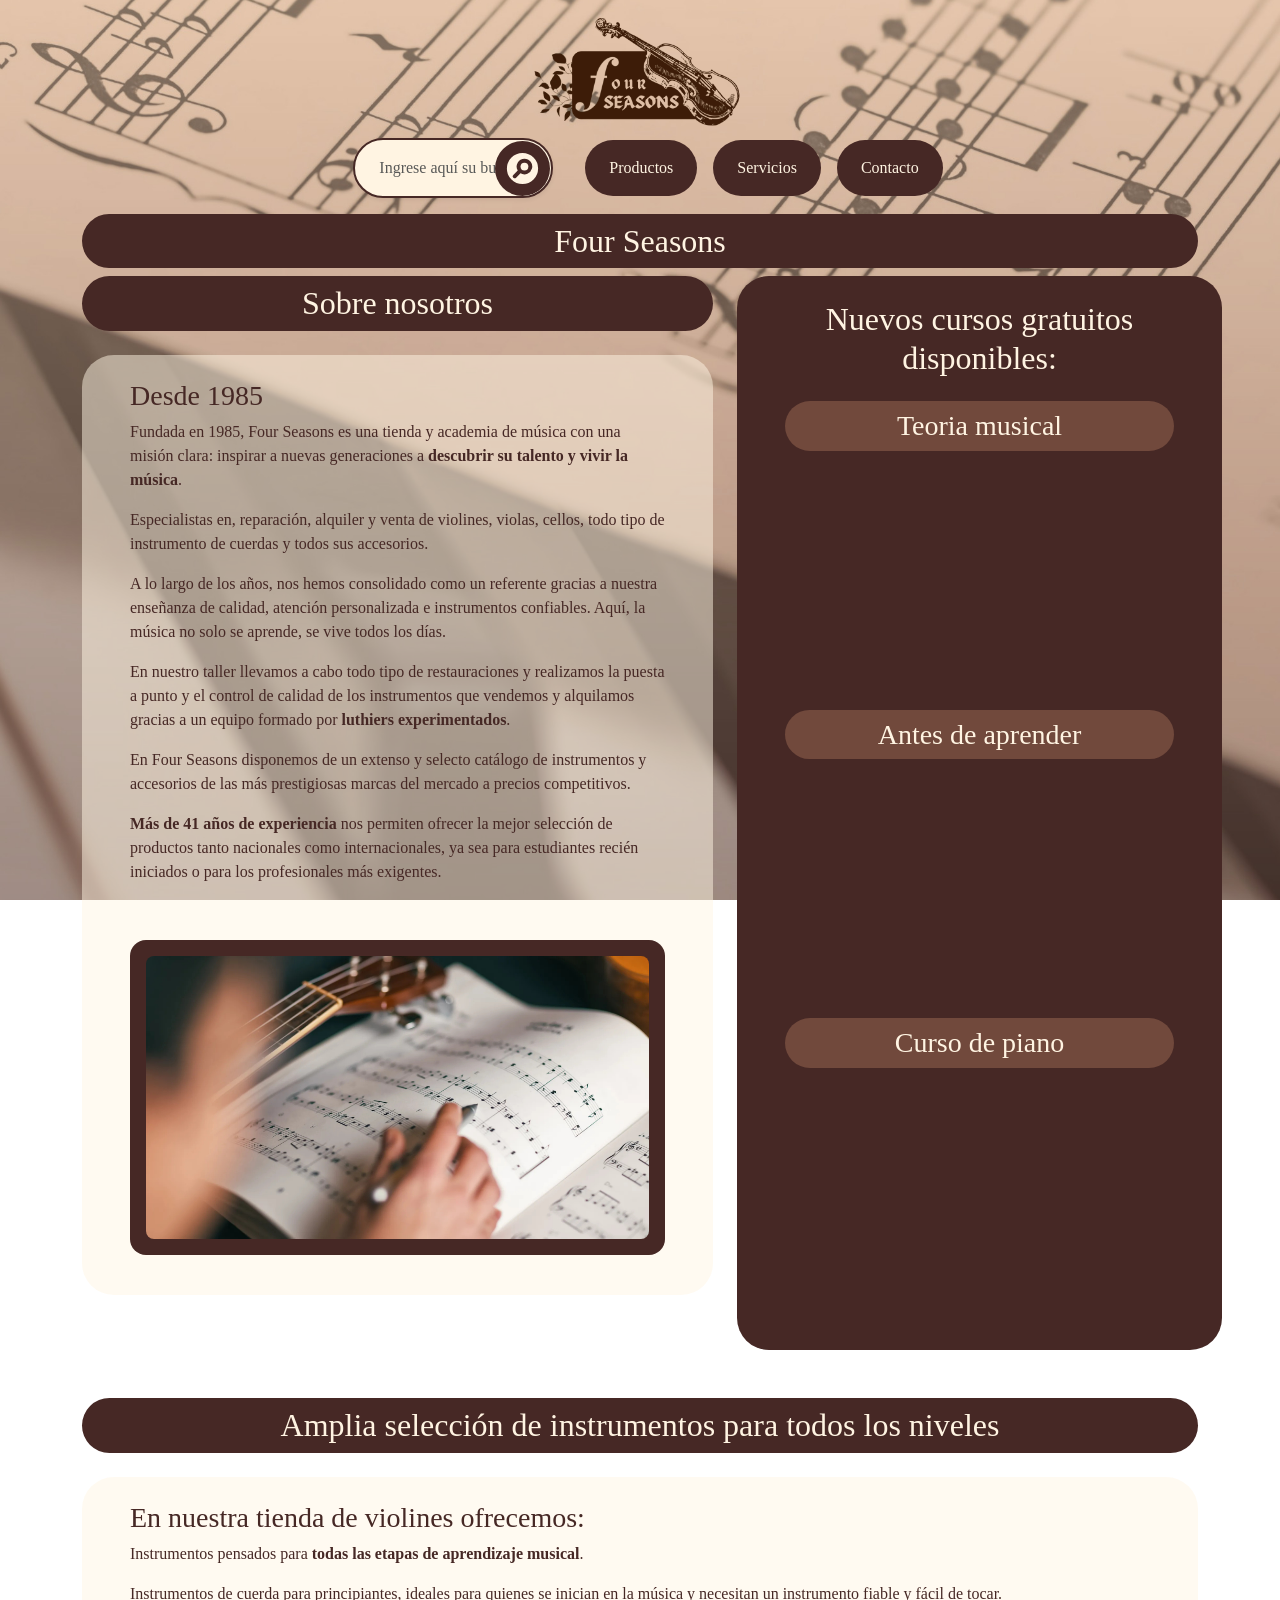
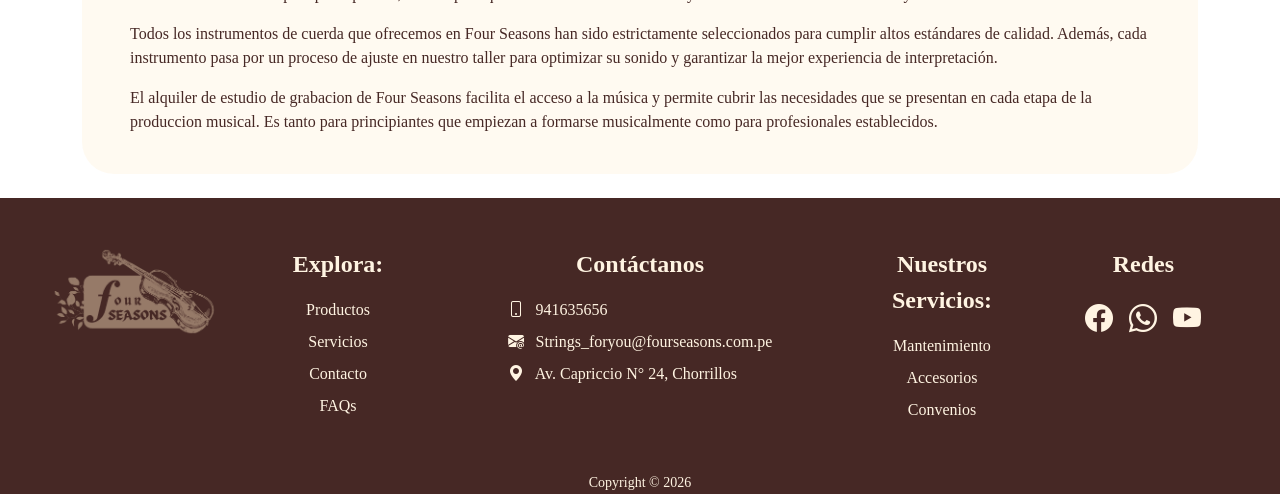
<file: index.html>
<!DOCTYPE html>
<html lang="es-PE">

<head>
  <meta charset="UTF-8">
  <meta name="viewport" content="width=device-width, initial-scale=1.0">
  <title>Four Seasons</title>
  <link href="https://cdn.jsdelivr.net/npm/bootstrap@5.3.3/dist/css/bootstrap.min.css" rel="stylesheet">
  <link rel="stylesheet" href="https://cdn.jsdelivr.net/npm/bootstrap-icons@1.11.3/font/bootstrap-icons.min.css">
  <link rel="stylesheet" href="css/styles.css">
</head>

<body class="d-flex flex-column aqa-bgc-body">
<header>
    <nav class="navbar navbar-expand-lg navbar-light">
      <div class="container-fluid d-flex flex-column align-items-center">
        <a class="navbar-brand m-0" href="index.html">
          <img src="img/fourseasonsbrowntransparent.png" height="120" alt="Four Seasons" class="mx-auto">
        </a>
        <button class="navbar-toggler mb-3" type="button" data-bs-toggle="collapse" data-bs-target="#navbarcontent"
          aria-controls="navbarcontent" aria-expanded="false" aria-label="Toggle navigation">
          <span class="navbar-toggler-icon"></span>
        </button>
        <div class="collapse navbar-collapse" id="navbarcontent">
          <div class="d-flex flex-column flex-lg-row align-items-center justify-content-center w-100">
            <form method="get"
              class="d-flex align-items-center position-relative shadow-sm rounded-pill my-3 my-lg-0 mx-lg-4 aqa-search min-w-300">
              <label hidden for="buscador">Buscador</label>
              <input type="search" class="form-control bg-transparent rounded-pill px-4 py-3 text-center w-100"
                id="buscador" placeholder="Ingrese aquí su busqueda">
              <button class="btn position-absolute end-0 top-0" type="submit">
                <img class="aqa-btn-srch aqa-bgc p-2 end-0 top-0 rounded-5 position-absolute"
                  src="img/search-circle.svg" alt="search">
              </button>
            </form>
            <ul class="navbar-nav align-items-center">
              <li class="nav-item mx-2 mb-2 mb-lg-0">
                <a class="btn aqa-pill rounded-pill px-4 py-3"
                  href="productos.html">Productos</a></li>
              <li class="nav-item mx-2 mb-2 mb-lg-0">
                <a class="btn aqa-pill rounded-pill px-4 py-3" href="servicios.html">Servicios</a>
              </li>
              <li class="nav-item mx-2 mb-2 mb-lg-0">
                <a class="btn aqa-pill rounded-pill px-4 py-3" href="contacto.html">Contacto</a>
              </li>
            </ul>
          </div>
        </div>
      </div>
    </nav>
  </header>
  <main class="container mt-2 mb-0 flex-grow-1">
    <h1 class="aqa-bgc rounded-5 py-2 p-2 text-center fs-2">Four Seasons</h1>
    <section class="row gx-5">
      <aside class="col-lg-5 mb-4 order-lg-2 aqa-bgc rounded-5">
        <div class="aqa-bg-brown text-fourseasons-light p-4 pb-5 rounded-5 h-100">
          <h2 class="text-center mb-4 fs-2">Nuevos cursos gratuitos disponibles:</h2>
          <article class="mb-4">
            <h3 class="py-2 mb-3 rounded-pill aqa-pill-3 text-center">Teoria musical</h3>
            <div class="ratio ratio-16x9">
              <iframe src="https://www.youtube.com/embed/L_rJG3jwH5c?si=Ahs-AVLgPQyCwh2g&amp;controls=0"
                title="YouTube video player"
                allow="accelerometer; autoplay; clipboard-write; encrypted-media; gyroscope; picture-in-picture; web-share"
                referrerpolicy="strict-origin-when-cross-origin" allowfullscreen class="border-0 rounded-4">
              </iframe>
            </div>
          </article>
          <article class="mb-4">
            <h3 class="py-2 mb-3 rounded-pill aqa-pill-3 text-center">Antes de aprender</h3>
            <div class="ratio ratio-16x9">
              <iframe src="https://www.youtube.com/embed/RDbLtEfjZjM?si=W7XgDCJjFk2LmdNK" title="YouTube video player"
                allow="accelerometer; autoplay; clipboard-write; encrypted-media; gyroscope; picture-in-picture; web-share"
                referrerpolicy="strict-origin-when-cross-origin" allowfullscreen class="border-0 rounded-4">
              </iframe>
            </div>
          </article>
          <article>
            <h3 class="py-2 mb-3 rounded-pill aqa-pill-3 text-center">Curso de piano</h3>
            <div class="ratio ratio-16x9">
              <iframe src="https://www.youtube.com/embed/9d_4byrqLSQ?si=dESqUFstg-s-Xups" title="YouTube video player"
                allow="accelerometer; autoplay; clipboard-write; encrypted-media; gyroscope; picture-in-picture; web-share"
                referrerpolicy="strict-origin-when-cross-origin" allowfullscreen class="border-0 rounded-4">
              </iframe>
            </div>
          </article>
        </div>
      </aside>
      <div class="col-lg-7 order-lg-1">
        <h2 class="fs-2 text-center aqa-bgc rounded-pill py-2 mb-4">
          Sobre nosotros</h2>
        <article class="aqa-cont-main aqa-b-color text-fourseasons-dark px-0 py-4 rounded-5 mb-4">
          <div class="px-5 px-md-5">
            <h3>Desde 1985</h3>
            <p>Fundada en 1985, Four Seasons es una tienda y academia de música con una misión clara: inspirar a nuevas
              generaciones a <strong>descubrir su talento y vivir la música</strong>.</p>
            <p>Especialistas en, reparación, alquiler y venta de violines, violas, cellos, todo tipo de instrumento de
              cuerdas y todos sus accesorios.</p>
            <p>A lo largo de los años, nos hemos consolidado como un referente gracias a nuestra enseñanza de calidad,
              atención personalizada e instrumentos confiables. Aquí, la música no solo se aprende, se vive todos los
              días.</p>
            <p>En nuestro taller llevamos a cabo todo tipo de restauraciones y realizamos la puesta a punto y el control
              de calidad de los instrumentos que vendemos y alquilamos gracias a un equipo formado por <strong>luthiers
                experimentados</strong>.</p>
            <p>En Four Seasons disponemos de un extenso y selecto catálogo de instrumentos y accesorios de las más
              prestigiosas marcas del mercado a precios competitivos.</p>
            <p><strong>Más de 41 años de experiencia</strong> nos permiten ofrecer la mejor selección de productos tanto
              nacionales como internacionales, ya sea para estudiantes recién iniciados o para los profesionales más
              exigentes.</p>
          </div>
          <br>
          <figure class="aqa-bgc rounded-4 p-3 m-3 border-0 mx-5">
            <img src="img/notes.jpg" alt="notas" class="w-100 rounded-3">
          </figure>
        </article>
      </div>
    </section>
    <section class="mt-4">
      <h2 class="fs-2 text-center aqa-bgc rounded-pill py-2 mb-4">
        Amplia selección de instrumentos para todos los niveles
      </h2>
      <article class="aqa-cont-main aqa-b-color px-0 py-4 rounded-5 mb-4">
        <div class="px-5 px-md-5">
          <h3>En nuestra tienda de violines ofrecemos:</h3>
          <p>Instrumentos pensados para <strong>todas las etapas de aprendizaje musical</strong>.</p>
          <p>Instrumentos de cuerda para principiantes, ideales para quienes se inician en la música y necesitan un
            instrumento fiable y fácil de tocar.</p>
          <p>Todos los instrumentos de cuerda que ofrecemos en Four Seasons han sido estrictamente seleccionados para
            cumplir altos estándares de calidad. Además, cada instrumento pasa por un proceso de ajuste en nuestro
            taller para optimizar su sonido y garantizar la mejor experiencia de interpretación.</p>
          <p>El alquiler de estudio de grabacion de Four Seasons facilita el acceso a la música y permite cubrir las
            necesidades que se presentan en cada etapa de la produccion musical. Es tanto para principiantes que
            empiezan a formarse musicalmente como para profesionales establecidos.</p>
        </div>
      </article>
    </section>
  </main>
  <footer class="container-fluid aqa-bgc p-5 pb-0 m-0">
    <div class="row justify-content-center g-4">
      <div class="col-10 col-md-2 mb-3 text-center">
        <a href="index.html">
          <img class="img-fluid aqa-title-term" src="img/fourseasonsbrowntransparent.png" height="100" alt="Four Seasons">
        </a>
      </div>
      <div class="col-12 col-md-2 mb-3 text-center">
        <p class="fs-4 fw-bold">Explora:</p>
        <ul class="nav flex-column">
          <li class="nav-item mb-2"><a href="productos.html" class="text-reset text-decoration-none">Productos</a></li>
          <li class="nav-item mb-2"><a href="servicios.html" class="text-reset text-decoration-none">Servicios</a></li>
          <li class="nav-item mb-2"><a href="contacto.html" class="text-reset text-decoration-none">Contacto</a></li>
          <li class="nav-item mb-2"><a href="#" class="text-reset text-decoration-none">FAQs</a></li>
        </ul>
      </div>
      <div class="col-12 col-md-4 mb-3 text-center">
        <p class="fs-4 fw-bold">Contáctanos</p>
        <div class="d-inline-block text-start">
          <p class="mb-2"><i class="bi bi-phone me-2"></i> 941635656</p>
          <p class="mb-2"><i class="bi bi-envelope-at-fill me-2"></i> <span class="text-break">Strings_foryou@fourseasons.com.pe</span></p>
          <p class="mb-2"><i class="bi bi-geo-alt-fill me-2"></i> Av. Capriccio N° 24, Chorrillos</p>
        </div>
      </div>
      <div class="col-12 col-md-2 mb-3 text-center">
        <p class="fs-4 fw-bold">Nuestros Servicios:</p>
        <ul class="nav flex-column">
          <li class="nav-item mb-2">Mantenimiento</li>
          <li class="nav-item mb-2">Accesorios</li>
          <li class="nav-item mb-2">Convenios</li>
        </ul>
      </div>
      <div class="col-12 col-md-2 mb-3 text-center">
        <p class="fs-4 fw-bold">Redes</p>
        <div class="d-flex justify-content-center gap-3 fs-3">
          <a href="#" class="aqa-col-1"><i class="bi bi-facebook"></i></a>
          <a href="#" class="aqa-col-1"><i class="bi bi-whatsapp"></i></a>
          <a href="#" class="aqa-col-1"><i class="bi bi-youtube"></i></a>
        </div>
      </div>
    </div>
    <div class="text-center">
      <br>
      <small>Copyright © 2026</small>
    </div>
  </footer>
  <script src="https://cdn.jsdelivr.net/npm/bootstrap@5.3.3/dist/js/bootstrap.bundle.min.js"></script>
</body>
</html>
</file>
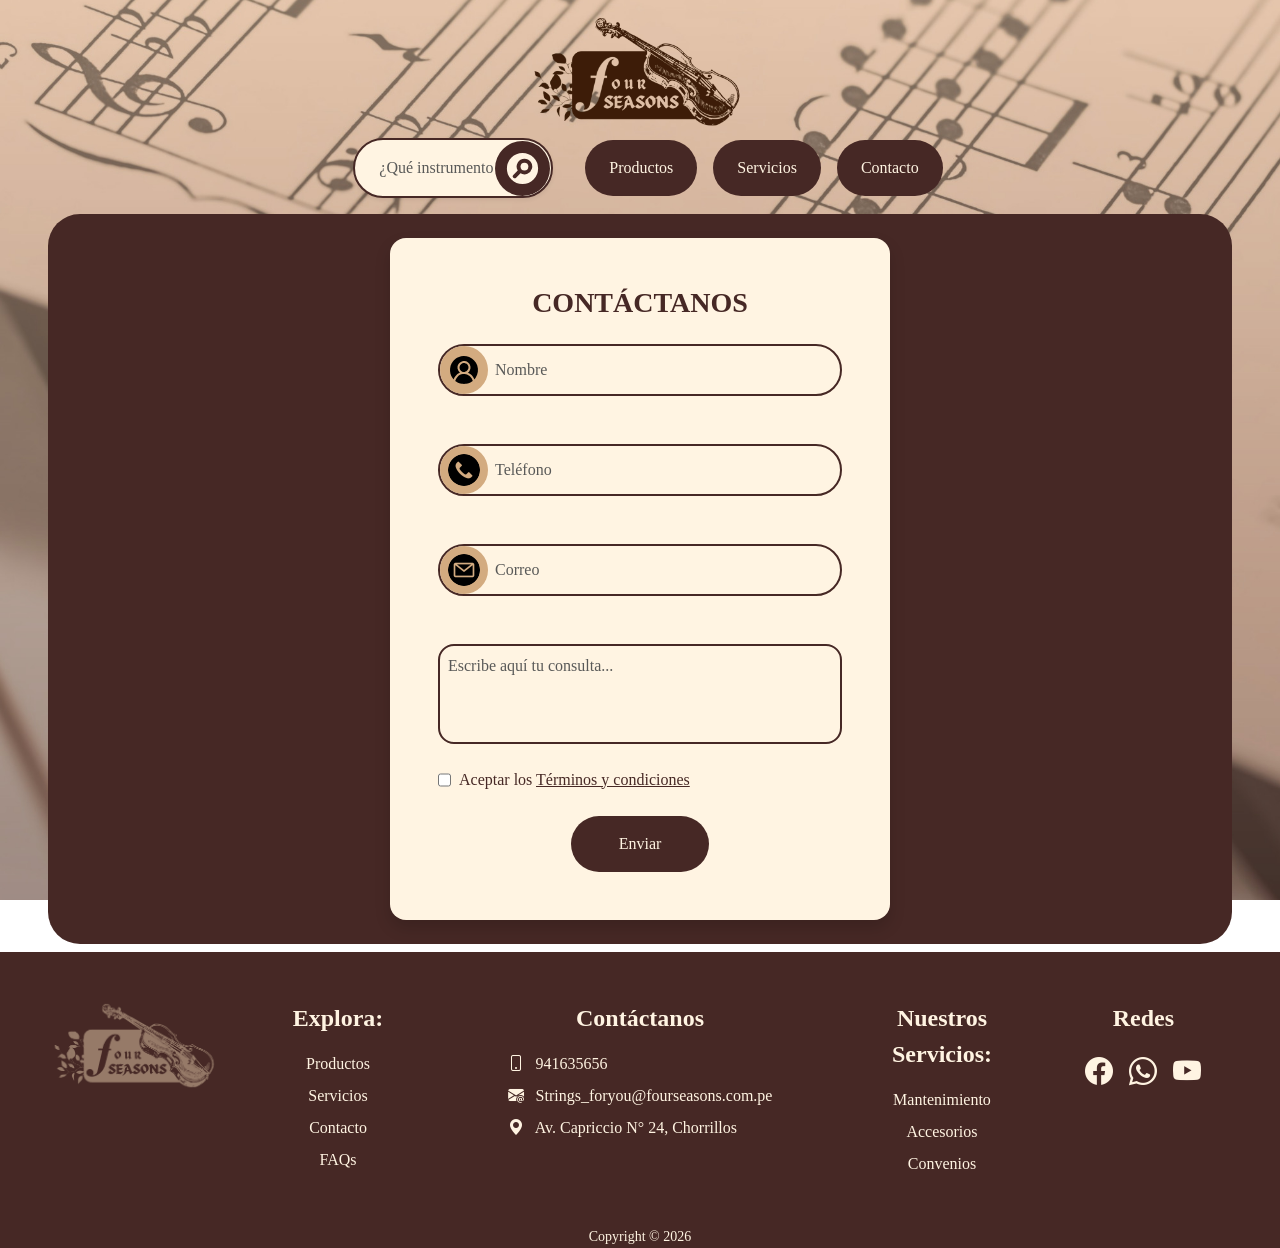
<file: contacto.html>
<!DOCTYPE html>
<html lang="es-PE">

<head>
  <meta charset="UTF-8">
  <meta name="viewport" content="width=device-width, initial-scale=1.0">
  <title>Four Seasons - Contacto</title>
  <link href="https://cdn.jsdelivr.net/npm/bootstrap@5.3.3/dist/css/bootstrap.min.css" rel="stylesheet">
  <link rel="stylesheet" href="https://cdn.jsdelivr.net/npm/bootstrap-icons@1.11.3/font/bootstrap-icons.min.css">
  <link rel="stylesheet" href="css/styles.css">
</head>

<body class="d-flex flex-column aqa-bgc-body">
  <header>
    <nav class="navbar navbar-expand-lg navbar-light">
      <div class="container-fluid d-flex flex-column align-items-center">
        <a class="navbar-brand m-0" href="index.html">
          <img src="img/fourseasonsbrowntransparent.png" height="120" alt="Four Seasons" class="mx-auto">
        </a>
        <button class="navbar-toggler mb-3" type="button" data-bs-toggle="collapse" data-bs-target="#navbarcontent"
          aria-controls="navbarcontent" aria-expanded="false" aria-label="Toggle navigation">
          <span class="navbar-toggler-icon"></span>
        </button>
        <div class="collapse navbar-collapse" id="navbarcontent">
          <div class="d-flex flex-column flex-lg-row align-items-center justify-content-center w-100">
            <form method="get"
              class="d-flex align-items-center position-relative shadow-sm rounded-pill my-3 my-lg-0 mx-lg-4 aqa-search">
              <label hidden for="buscador">Buscador</label>

              <input type="search"
                class="form-control bg-transparent border-0 rounded-pill px-4 py-3 text-center w-100 custom-input"
                id="buscador" placeholder="¿Qué instrumento estás buscando hoy?">
              <button class="btn position-absolute end-0 top-0" type="submit">
                <img class="aqa-btn-srch aqa-bgc p-2 end-0 top-0 rounded-5 position-absolute"
                  src="img/search-circle.svg" alt="search">
              </button>
            </form>
            <ul class="navbar-nav align-items-center">
              <li class="nav-item mx-2 mb-2 mb-lg-0">
                <a class="btn aqa-pill rounded-pill px-4 py-3" href="productos.html">Productos</a>
              </li>
              <li class="nav-item mx-2 mb-2 mb-lg-0">
                <a class="btn aqa-pill rounded-pill px-4 py-3" href="servicios.html">Servicios</a>
              </li>
              <li class="nav-item mx-2 mb-2 mb-lg-0">
                <a class="btn aqa-pill rounded-pill px-4 py-3" href="contacto.html">Contacto</a>
              </li>
            </ul>
          </div>
        </div>
      </div>
    </nav>
  </header>
  <main class="aqa-bgc rounded-5 d-flex justify-content-center my-2 mx-2 mx-lg-5">
    <form method="get" autocomplete="off" class="container rounded-4 p-4 p-md-5 my-4 shadow aqa-form text-center">
      <h1 class="text-uppercase aqa-b-color text-brand mb-4 fw-bold fs-3">Contáctanos</h1>
      <div class="mb-4 position-relative">
        <input id="nombre" type="text"
          class="form-control border-brand rounded-pill aqa-form-input mb-0 position-relative bg-transparent flex-grow-1"
          placeholder="Nombre">
        <label for="nombre">
          <i class="w-100 h-auto">
            <img src="img/account.svg" alt="Nombre" class="aqa-input-icon border-2 p-2 position-absolute rounded-5">
          </i>
        </label>
      </div>
      <div class="mb-4 position-relative">
        <input id="telefono" type="tel" name="phone"
          class="form-control border-brand rounded-pill aqa-form-input mb-0 position-relative bg-transparent flex-grow-1"
          placeholder="Teléfono">
        <label for="telefono">
          <i class="w-12">
            <img src="img/phone_call.png" alt="telefono" class="aqa-input-icon p-2 rounded-5 position-absolute">
          </i>
        </label>
      </div>
      <div class="mb-4 position-relative">
        <input id="correo" type="email" name="email"
          class="form-control border-brand rounded-pill aqa-form-input mb-0 position-relative bg-transparent flex-grow-1"
          placeholder="Correo">
        <label for="correo">
          <img src="img/email.png" alt="Correo" class="aqa-input-icon p-2 rounded-5 position-absolute">
        </label>
      </div>
      <div class="mb-4 position-relative">
        <label hidden>Comentario</label>
        <textarea name="message"
          class="form-control border-brand bg-transparent flex-grow-1 rounded-4 aqa-form-texta p-2"
          placeholder="Escribe aquí tu consulta..."></textarea>
      </div>
      <div class="mb-4 d-flex">
        <input id="terminos_y_condiciones" type="checkbox" class="me-2" name="terminos">
        <label for="terminos_y_condiciones" class="m-0 aqa-b-color">Aceptar los
          <a href="terminos_y_condiciones.html" target="_blank" class="aqa-b-color">Términos y condiciones</a>
        </label>
      </div>
      <div>
        <input type="submit" name="send" value="Enviar" class="btn aqa-pill rounded-pill px-5 py-3">
      </div>
    </form>
  </main>
  <footer class="container-fluid aqa-bgc p-5 pb-0 m-0">
    <div class="row justify-content-center g-4">
      <div class="col-10 col-md-2 mb-3 text-center">
        <a href="index.html">
          <img class="img-fluid aqa-title-term" src="img/fourseasonsbrowntransparent.png" height="100"
            alt="Four Seasons">
        </a>
      </div>
      <div class="col-12 col-md-2 mb-3 text-center">
        <p class="fs-4 fw-bold">Explora:</p>
        <ul class="nav flex-column">
          <li class="nav-item mb-2"><a href="productos.html" class="text-reset text-decoration-none">Productos</a></li>
          <li class="nav-item mb-2"><a href="servicios.html" class="text-reset text-decoration-none">Servicios</a></li>
          <li class="nav-item mb-2"><a href="contacto.html" class="text-reset text-decoration-none">Contacto</a></li>
          <li class="nav-item mb-2"><a href="#" class="text-reset text-decoration-none">FAQs</a></li>
        </ul>
      </div>
      <div class="col-12 col-md-4 mb-3 text-center">
        <p class="fs-4 fw-bold">Contáctanos</p>
        <div class="d-inline-block text-start">
          <p class="mb-2"><i class="bi bi-phone me-2"></i> 941635656</p>
          <p class="mb-2"><i class="bi bi-envelope-at-fill me-2"></i> <span
              class="text-break">Strings_foryou@fourseasons.com.pe</span></p>
          <p class="mb-2"><i class="bi bi-geo-alt-fill me-2"></i> Av. Capriccio N° 24, Chorrillos</p>
        </div>
      </div>
      <div class="col-12 col-md-2 mb-3 text-center">
        <p class="fs-4 fw-bold">Nuestros Servicios:</p>
        <ul class="nav flex-column">
          <li class="nav-item mb-2">Mantenimiento</li>
          <li class="nav-item mb-2">Accesorios</li>
          <li class="nav-item mb-2">Convenios</li>
        </ul>
      </div>
      <div class="col-12 col-md-2 mb-3 text-center">
        <p class="fs-4 fw-bold">Redes</p>
        <div class="d-flex justify-content-center gap-3 fs-3">
          <a href="#" class="aqa-col-1"><i class="bi bi-facebook"></i></a>
          <a href="#" class="aqa-col-1"><i class="bi bi-whatsapp"></i></a>
          <a href="#" class="aqa-col-1"><i class="bi bi-youtube"></i></a>
        </div>
      </div>
    </div>
    <div class="text-center">
      <br>
      <small>Copyright © 2026</small>
    </div>
  </footer>
  <script src="https://cdn.jsdelivr.net/npm/bootstrap@5.3.3/dist/js/bootstrap.bundle.min.js"></script>
</body>

</html>
</file>
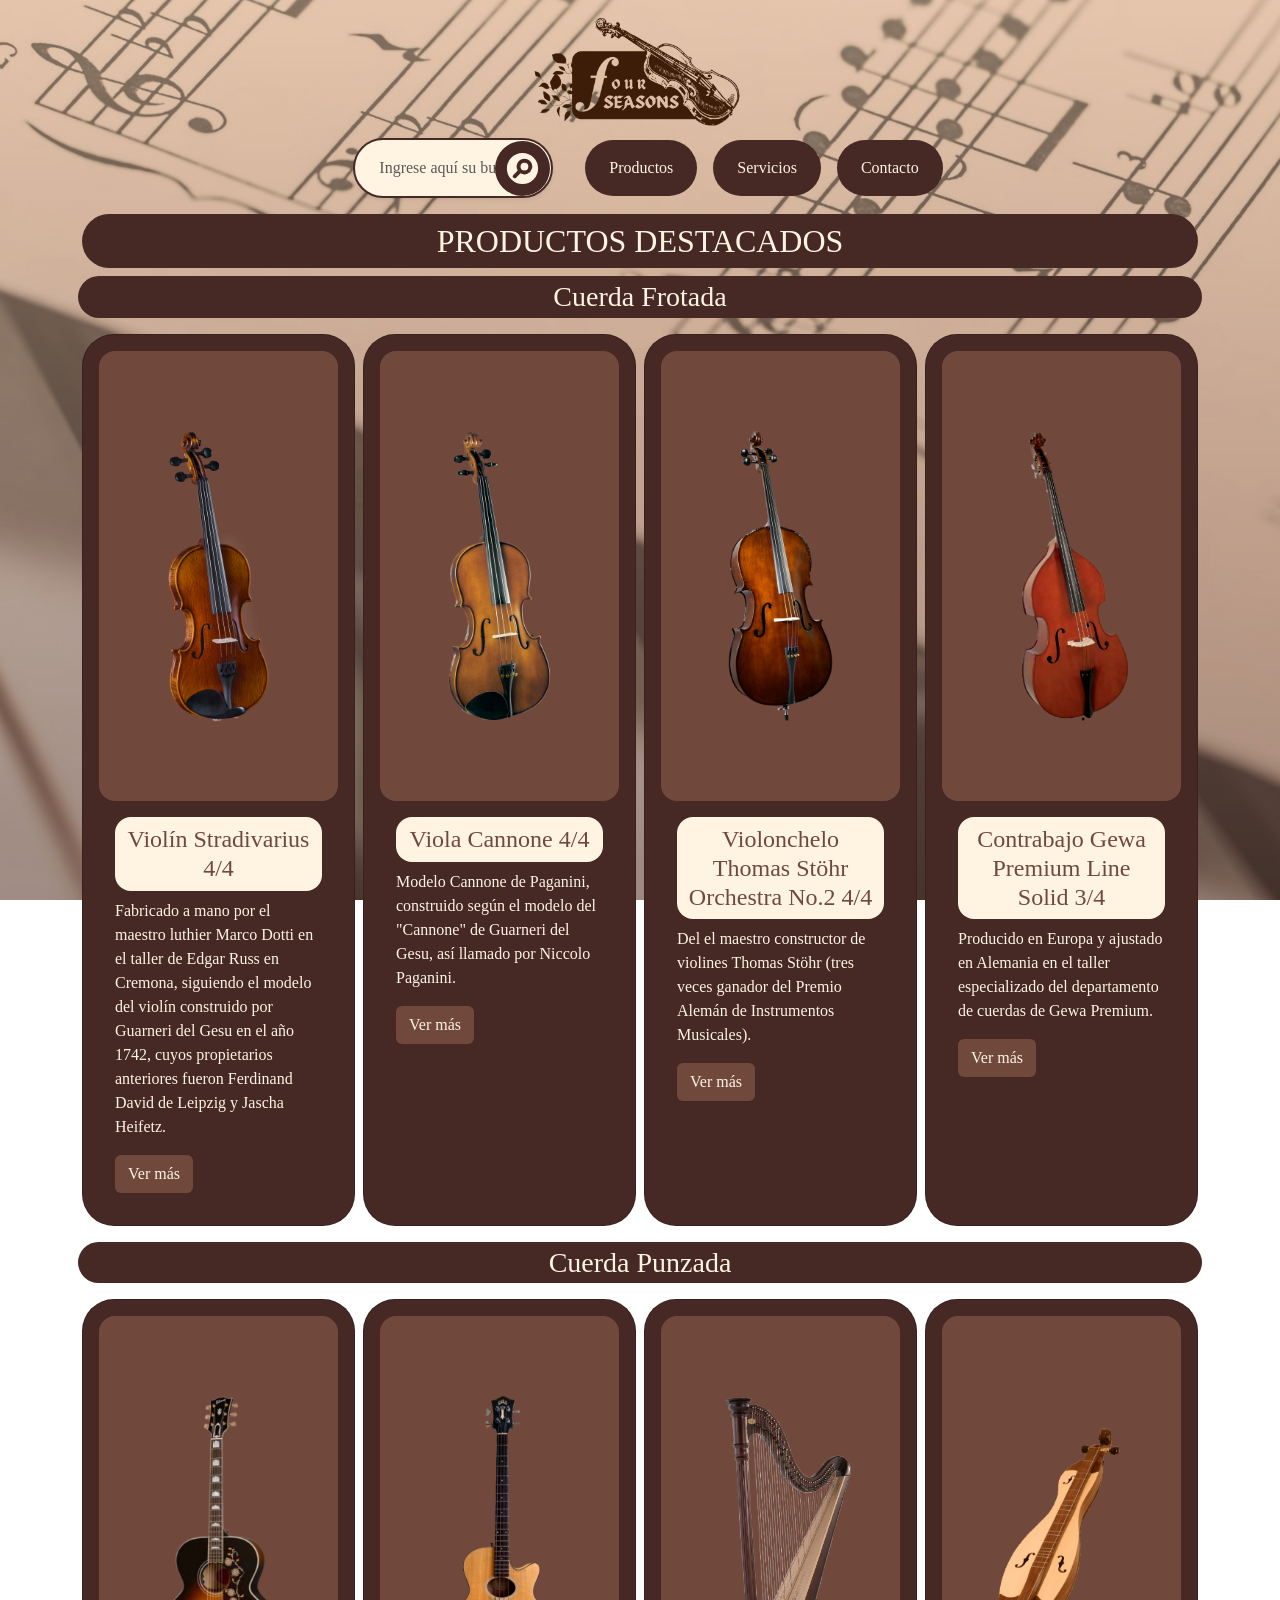
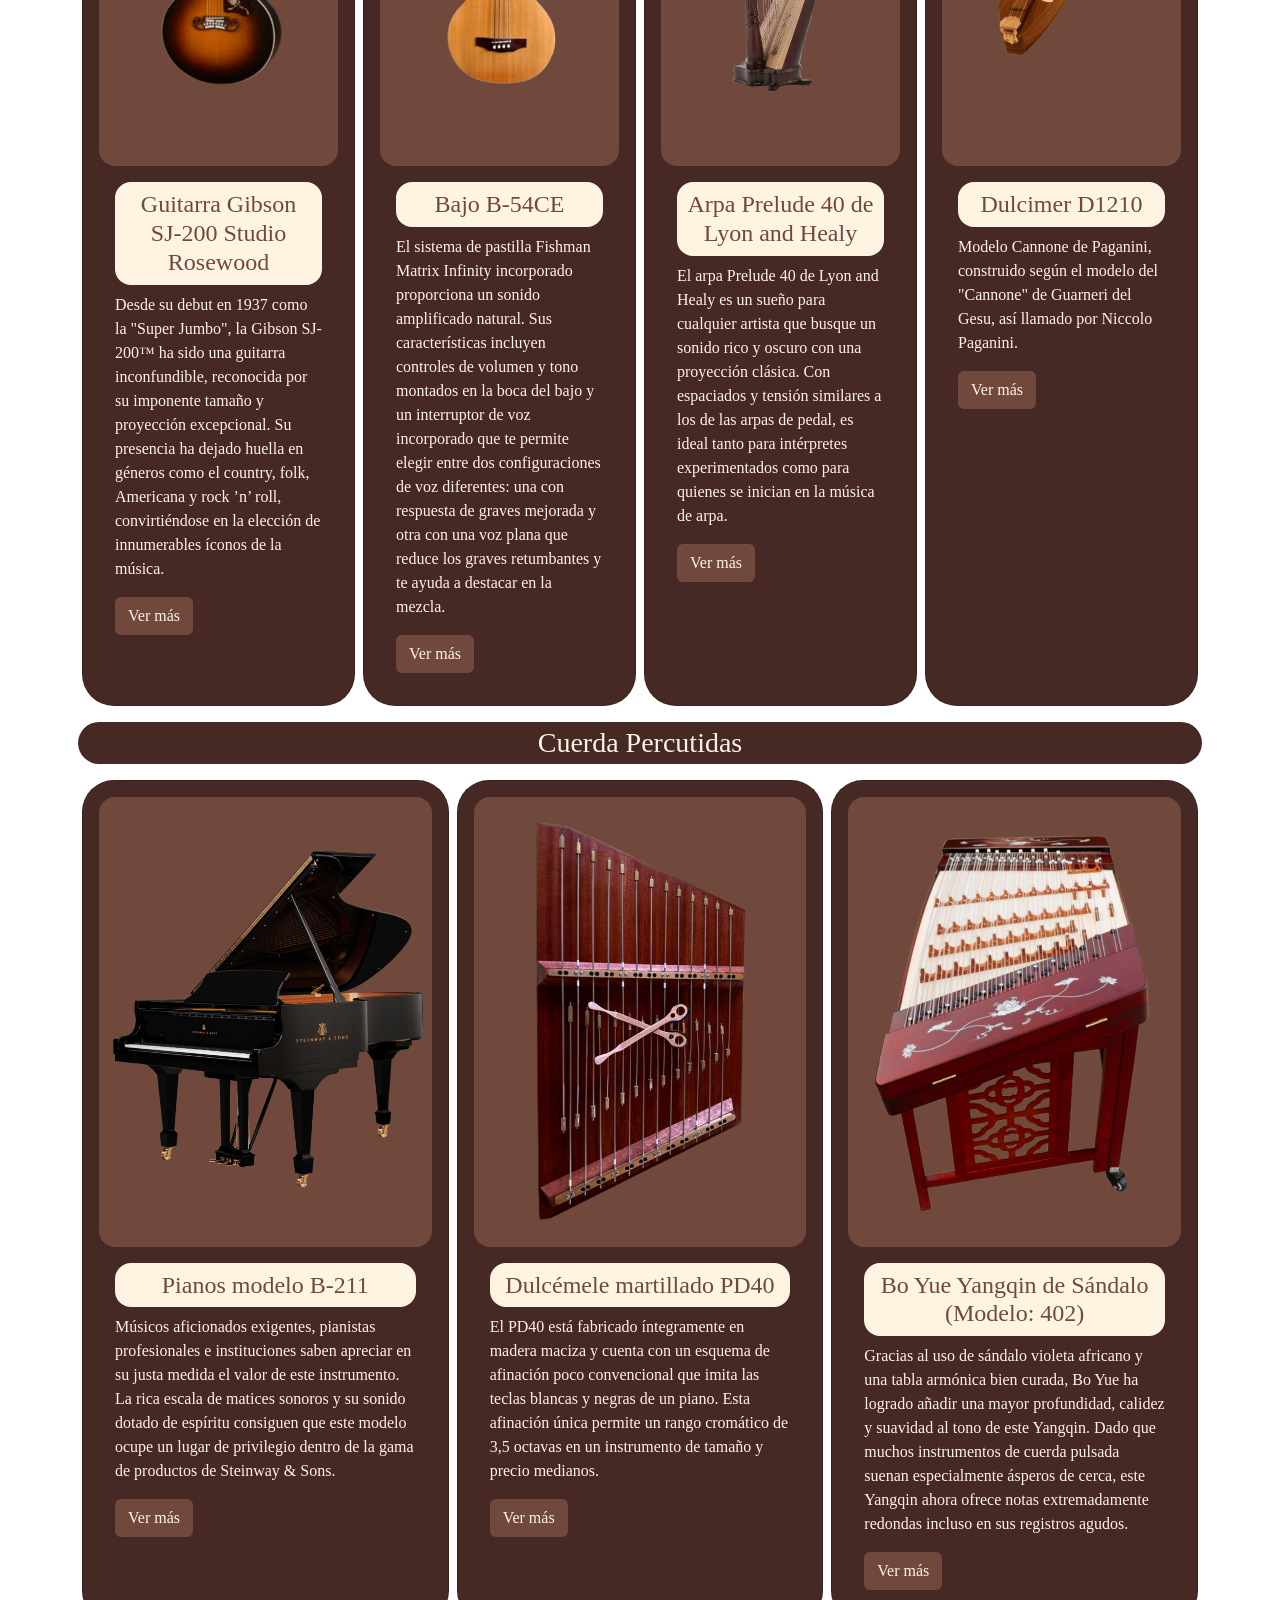
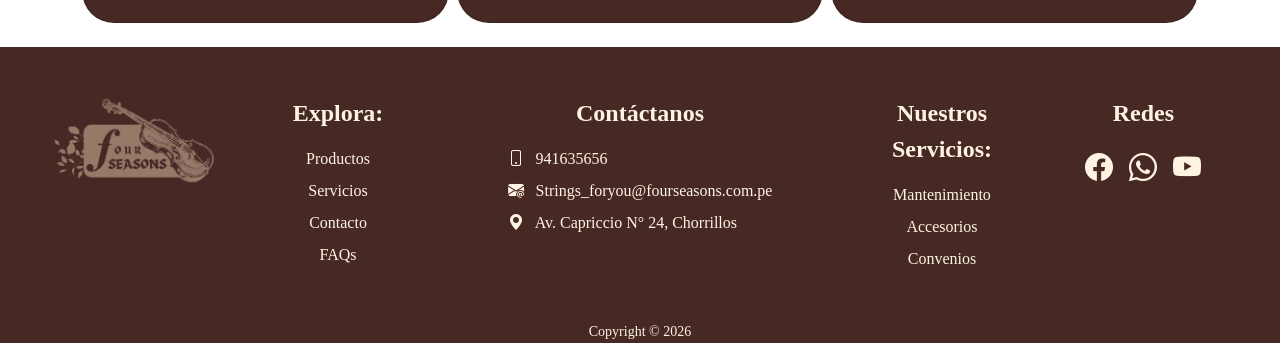
<file: productos.html>
<!DOCTYPE html>
<html lang="es-PE">

<head>
  <meta charset="UTF-8">
  <meta name="viewport" content="width=device-width, initial-scale=1.0">
  <title>Four Seasons - Productos</title>
  <link href="https://cdn.jsdelivr.net/npm/bootstrap@5.3.3/dist/css/bootstrap.min.css" rel="stylesheet">
  <link rel="stylesheet" href="https://cdn.jsdelivr.net/npm/bootstrap-icons@1.11.3/font/bootstrap-icons.min.css">
  <link rel="stylesheet" href="css/styles.css">
</head>

<body class="d-flex flex-column aqa-bgc-body">
<header>
    <nav class="navbar navbar-expand-lg navbar-light">
      <div class="container-fluid d-flex flex-column align-items-center">
        <a class="navbar-brand m-0" href="index.html">
          <img src="img/fourseasonsbrowntransparent.png" height="120" alt="Four Seasons" class="mx-auto">
        </a>
        <button class="navbar-toggler mb-3" type="button" data-bs-toggle="collapse" data-bs-target="#navbarcontent"
          aria-controls="navbarcontent" aria-expanded="false" aria-label="Toggle navigation">
          <span class="navbar-toggler-icon"></span>
        </button>
        <div class="collapse navbar-collapse" id="navbarcontent">
          <div class="d-flex flex-column flex-lg-row align-items-center justify-content-center w-100">
            <form method="get"
              class="d-flex align-items-center position-relative shadow-sm rounded-pill my-3 my-lg-0 mx-lg-4 aqa-search min-w-300">
              <label hidden for="buscador">Buscador</label>
              <input type="search" class="form-control bg-transparent rounded-pill px-4 py-3 text-center w-100"
                id="buscador" placeholder="Ingrese aquí su busqueda">
              <button class="btn position-absolute end-0 top-0" type="submit">
                <img class="aqa-btn-srch aqa-bgc p-2 end-0 top-0 rounded-5 position-absolute"
                  src="img/search-circle.svg" alt="search">
              </button>
            </form>
            <ul class="navbar-nav align-items-center">
              <li class="nav-item mx-2 mb-2 mb-lg-0">
                <a class="btn aqa-pill rounded-pill px-4 py-3"
                  href="productos.html">Productos</a></li>
              <li class="nav-item mx-2 mb-2 mb-lg-0">
                <a class="btn aqa-pill rounded-pill px-4 py-3" href="servicios.html">Servicios</a>
              </li>
              <li class="nav-item mx-2 mb-2 mb-lg-0">
                <a class="btn aqa-pill rounded-pill px-4 py-3" href="contacto.html">Contacto</a>
              </li>
            </ul>
          </div>
        </div>
      </div>
    </nav>
  </header>
  <main class="container my-2">
    <h1 class="aqa-bgc rounded-5 py-2 p-2 text-center fs-2 text-uppercase">Productos destacados</h1>
    <section class="row g-2 mb-3">      
      <h2 class="aqa-bgc rounded-5 py-1 text-center fs-3">Cuerda Frotada</h2>
      <div class="col-12 col-md-6 col-lg-3 d-flex">
        <article class="card aqa-card-custom p-3 rounded-5 w-100">
          <img src="img/violin.png" class="img-fluid aqa-pill-3 rounded-4 mx-auto d-block aqa-img-prod" alt="violines">
          <div class="card-body">
            <h3 class="text-center aqa-pill-2 p-2 rounded-4 fs-4">Violín Stradivarius 4/4</h3>
            <p class="card-text">Fabricado a mano por el maestro luthier Marco Dotti en el taller de Edgar Russ en
              Cremona, siguiendo el
              modelo del violín construido por Guarneri del Gesu en el año 1742, cuyos propietarios anteriores fueron
              Ferdinand David de Leipzig y Jascha Heifetz.</p>
            <button class="btn aqa-pill-3" type="button" data-bs-toggle="collapse" data-bs-target="#violin-detalle"
              aria-expanded="false" aria-controls="violin-detalle">Ver
              más</button>
            <div class="collapse mt-2" id="violin-detalle">
              <ul class="card card-body rounded-4 text-start aqa-pill-3 px-4">
                <li>Tapa realizada en madera de pícea spalted típicamente italiana procedente del Val di Fiemme.</li>
                <li>Aros y mástil realizados en la misma madera que el fondo.</li>
                <li>Diapasón realizado en madera de ébano de la mejor calidad.</li>
                <li>Imprimación para madera a base de caseína y calcio.</li>
                <li>Acabado lacado con una laca de ámbar/aceite de linaza preparada por el propio Edgar Russ, que se
                  colorea
                  con pigmentos para dar al instrumento un aspecto lacado fiel al original.</li>
              </ul>
            </div>
          </div>
        </article>
      </div>
      <div class="col-12 col-md-6 col-lg-3 d-flex">
        <article class="card aqa-card-custom p-3 rounded-5 w-100">
          <img src="img/viola.png" class="img-fluid aqa-pill-3 rounded-4 mx-auto d-block aqa-img-prod" alt="viola">
          <div class="card-body">
            <h3 class="text-center aqa-pill-2 p-2 rounded-4 fs-4">Viola Cannone 4/4</h3>
            <p class="card-text">Modelo Cannone de Paganini, construido según el modelo del "Cannone" de Guarneri del
              Gesu, así llamado por
              Niccolo Paganini.</p>
            <button class="btn aqa-pill-3" type="button" data-bs-toggle="collapse" data-bs-target="#viola-detalle"
              aria-expanded="false" aria-controls="viola-detalle">Ver
              más</button>
            <div class="collapse mt-2" id="viola-detalle">
              <ul class="card card-body rounded-4 text-start aqa-pill-3 px-4">
                <li>Tapa de pícea maciza.</li>
                <li>Fondo de 2 piezas de arce flameado macizo.</li>
                <li>Aros de arce flameado y mástil de arce flameado.</li>
                <li>Diapasón de ébano.</li>
                <li>Clavijero Bogaro & Clemente de madera de serpiente.</li>
                <li>Cordal Bogaro & Clemente de madera de serpiente con silleta de madera de ébano y una afinaprima.
                </li>
                <li>Fabricado por el maestro luthier Andrea Varazzani en Cremona (Italia).</li>
              </ul>
            </div>
          </div>
        </article>
      </div>
      <div class="col-12 col-md-6 col-lg-3 d-flex">
        <article class="card aqa-card-custom p-3 rounded-5 w-100">
          <img src="img/violonchelo.png" class="img-fluid aqa-pill-3 rounded-4 mx-auto d-block aqa-img-prod"
            alt="violonchelos">
          <div class="card-body">
            <h3 class="text-center aqa-pill-2 p-2 rounded-4 fs-4">Violonchelo Thomas Stöhr Orchestra No.2 4/4</h3>
            <p class="card-text">Del el maestro constructor de violines Thomas Stöhr (tres veces ganador del Premio
              Alemán de Instrumentos
              Musicales).</p>
            <button class="btn aqa-pill-3" type="button" data-bs-toggle="collapse" data-bs-target="#violonchelo-detalle"
              aria-expanded="false" aria-controls="violonchelo-detalle">Ver
              más</button>
            <div class="collapse mt-2" id="violonchelo-detalle">
              <ul class="card card-body rounded-4 text-start aqa-pill-3 px-4">
                <li>Maderas tonales selectas secadas al aire en largo proceso en nuestro propio almacén de generaciones
                  de
                  maderas tonales.</li>
                <li>Rango de graves cálido, voluminoso, lleno de fuerza y oscuro.</li>
                <li>Cuerda La con un sonido vivo, abierto y melodioso, sin aspereza.</li>
                <li>Muy fácil de tocar, el instrumento ofrece una respuesta muy ligera.</li>
                <li>Ajuste individual de cuerdas para favorecer un desarrollo completo del sonido.</li>
                <li>Sin notas lobo.</li>
                <li>Incluye certificado de autenticidad.</li>
              </ul>
            </div>
          </div>
        </article>
      </div>
      <div class="col-12 col-md-6 col-lg-3 d-flex">
        <article class="card aqa-card-custom p-3 rounded-5 w-100">
          <img src="img/contrabajo.png" class="img-fluid aqa-pill-3 rounded-4 mx-auto d-block aqa-img-prod"
            alt="contrabajo">
          <div class="card-body">
            <h3 class="text-center aqa-pill-2 p-2 rounded-4 fs-4">Contrabajo Gewa Premium Line Solid 3/4</h3>
            <p class="card-text">Producido en Europa y ajustado en Alemania en el taller especializado del departamento
              de cuerdas de Gewa
              Premium.</p>
            <button class="btn aqa-pill-3" type="button" data-bs-toggle="collapse" data-bs-target="#contrabajo-detalle"
              aria-expanded="false" aria-controls="contrabajo-detalle">Ver
              más</button>
            <div class="collapse mt-2" id="contrabajo-detalle">
              <ul class="card card-body rounded-4 text-start aqa-pill-3 px-4">
                <li>Contrabajo 3/4 con tapa de pícea maciza y fondo de arce macizo plano.</li>
                <li>Diapasón de ébano redondeado.</li>
                <li>Mecánicas tirolesas.</li>
                <li>Pica ajustable en altura.</li>
                <li>Longitud de escala cerca de 105 cm.</li>
              </ul>
            </div>
          </div>
        </article>
      </div>
    </section>
    <section class="row g-2 mb-3">
      <h2 class="aqa-bgc rounded-5 py-1 text-center fs-3">Cuerda Punzada</h2>
      <div class="col-12 col-md-6 col-lg-3 d-flex">
        <article class="card aqa-card-custom p-3 rounded-5 w-100">
          <img src="img/guitarra.png" class="img-fluid aqa-pill-3 rounded-4 mx-auto d-block aqa-img-prod"
            alt="guitarra">
          <div class="card-body">
            <h3 class="text-center aqa-pill-2 p-2 rounded-4 fs-4">Guitarra Gibson SJ-200 Studio Rosewood</h3>
            <p class="card-text">Desde su debut en 1937 como la "Super Jumbo", la Gibson SJ-200™ ha sido una guitarra
              inconfundible,
              reconocida por su imponente tamaño y proyección excepcional. Su presencia ha dejado huella en géneros como
              el country, folk, Americana y rock ’n’ roll, convirtiéndose en la elección de innumerables íconos de la
              música.</p>
            <button class="btn aqa-pill-3" type="button" data-bs-toggle="collapse" data-bs-target="#guitarra-detalle"
              aria-expanded="false" aria-controls="guitarra-detalle">Ver
              más</button>
            <div class="collapse mt-2" id="guitarra-detalle">
              <ul class="card card-body rounded-4 text-start aqa-pill-3 px-4">
                <li>Aros y fondo de arce macizo flameado.</li>
                <li>Tapa de pícea de Sitka maciza.</li>
                <li>Mástil de 2 piezas de arce.</li>
                <li>Diapasón de palisandro.</li>
                <li>Inlays de coronas graduadas de madreperla.</li>
                <li>Puente SJ-200 Moustache con 4 barras.</li>
                <li>Clavijas de afinación: Gotoh Keystone.</li>
              </ul>
            </div>
          </div>
        </article>
      </div>
      <div class="col-12 col-md-6 col-lg-3 d-flex">
        <article class="card aqa-card-custom p-3 rounded-5 w-100">
          <img src="img/bajo.png" class="img-fluid aqa-pill-3 rounded-4 mx-auto d-block aqa-img-prod" alt="bajos">
          <div class="card-body">
            <h3 class="text-center aqa-pill-2 p-2 rounded-4 fs-4">Bajo B-54CE</h3>
            <p class="card-text">El sistema de pastilla Fishman Matrix Infinity incorporado proporciona un sonido
              amplificado natural. Sus características incluyen controles de volumen y tono montados en la boca del bajo
              y un interruptor de voz incorporado que te permite elegir entre dos configuraciones de voz diferentes: una
              con respuesta de graves mejorada y otra con una voz plana que reduce los graves retumbantes y te ayuda a
              destacar en la mezcla.</p>
            <button class="btn aqa-pill-3" type="button" data-bs-toggle="collapse" data-bs-target="#bajo-detalle"
              aria-expanded="false" aria-controls="bajo-detalle">Ver
              más</button>
            <div class="collapse mt-2" id="bajo-detalle">
              <ul class="card card-body rounded-4 text-start aqa-pill-3 px-4">
                <li>Radio del mástil: 12 pulgadas (305 mm)</li>
                <li>Diapasón: Palosanto</li>
                <li>Material del mástil: Caoba</li>
                <li>Número de trastes: 22</li>
                <li>Ancho de la cejuela: 1,625 pulgadas (41,3 mm)</li>
                <li>Incrustaciones de posición: Puntos de nácar</li>
                <li>Longitud de escala: 34 pulgadas (864 mm)</li>
              </ul>
            </div>
          </div>
        </article>
      </div>
      <div class="col-12 col-md-6 col-lg-3 d-flex">
        <article class="card aqa-card-custom p-3 rounded-5 w-100">
          <img src="img/arpa.png" class="img-fluid aqa-pill-3 rounded-4 mx-auto d-block aqa-img-prod" alt="arpas">
          <div class="card-body">
            <h3 class="text-center aqa-pill-2 p-2 rounded-4 fs-4">Arpa Prelude 40 de Lyon and Healy</h3>
            <p class="card-text">El arpa Prelude 40 de Lyon and Healy es un sueño para cualquier artista que busque un
              sonido rico y oscuro
              con una proyección clásica. Con espaciados y tensión similares a los de las arpas de pedal, es ideal tanto
              para intérpretes experimentados como para quienes se inician en la música de arpa.</p>
            <button class="btn aqa-pill-3" type="button" data-bs-toggle="collapse" data-bs-target="#arpa-detalle"
              aria-expanded="false" aria-controls="arpa-detalle">Ver
              más</button>
            <div class="collapse mt-2" id="arpa-detalle">
              <ul class="card card-body rounded-4 text-start aqa-pill-3 px-4">
                <li>40 cuerdas.</li>
                <li>Rango tonal: Mi 1ª octava - La 6ª octava.</li>
                <li>El mismo espaciado entre cuerdas y tensión de las cuerdas que las arpas de pedales.</li>
                <li>Tapa armónica de 38cm de anchura.</li>
              </ul>
            </div>
          </div>
        </article>
      </div>
      <div class="col-12 col-md-6 col-lg-3 d-flex">
        <article class="card aqa-card-custom p-3 rounded-5 w-100">
          <img src="img/dulcimer.png" class="img-fluid aqa-pill-3 rounded-4 mx-auto d-block aqa-img-prod"
            alt="violines">
          <div class="card-body">
            <h3 class="text-center aqa-pill-2 p-2 rounded-4 fs-4">Dulcimer D1210</h3>
            <p class="card-text">Modelo Cannone de Paganini, construido según el modelo del "Cannone" de Guarneri del
              Gesu, así llamado por
              Niccolo Paganini.</p>
            <button class="btn aqa-pill-3" type="button" data-bs-toggle="collapse" data-bs-target="#dulcimer-detalle"
              aria-expanded="false" aria-controls="dulcimer-detalle">Ver
              más</button>
            <div class="collapse mt-2" id="dulcimer-detalle">
              <ul class="card card-body rounded-4 text-start aqa-pill-3 px-4">
                <li>Tapa de pícea laminada.</li>
                <li>Fondo de tilo laminado.</li>
                <li>Mástil y aros de arce.</li>
                <li>Ancho de cejuela: Aprox. 3,5 cm.</li>
                <li>Ancho usable del diapasón: Aprox. 68 cm.</li>
                <li>Anchura del aro superior: 13,6 cm.</li>
                <li>Ancho inferior: Aprox. 16,5 cm.</li>
                <li>Longitud del cuerpo: Aprox. 75,2 cm.</li>
                <li>Longitud total: Aprox. 93 cm.</li>
                <li>Altura (incluyendo el puente): Aprox. 7,5 cm.</li>
              </ul>
            </div>
          </div>
        </article>
      </div>
    </section>
    <section class="row g-2 mb-3">
      <h2 class="aqa-bgc rounded-5 py-1 text-center fs-3">Cuerda Percutidas</h2>
      <div class="col-12 col-md-6 col-lg-4 d-flex">
        <article class="card aqa-card-custom p-3 rounded-5 w-100">
          <img src="img/piano.png" class="img-fluid aqa-pill-3 rounded-4 mx-auto d-block aqa-img-prod" alt="pianos">
          <div class="card-body">
            <h3 class="text-center aqa-pill-2 p-2 rounded-4 fs-4">Pianos modelo B-211</h3>
            <p class="card-text">Músicos aficionados exigentes, pianistas profesionales e instituciones saben apreciar
              en su justa medida el
              valor de este instrumento. La rica escala de matices sonoros y su sonido dotado de espíritu consiguen que
              este modelo ocupe un lugar de privilegio dentro de la gama de productos de Steinway & Sons.</p>
            <button class="btn aqa-pill-3" type="button" data-bs-toggle="collapse" data-bs-target="#piano-detalle"
              aria-expanded="false" aria-controls="piano-detalle">Ver
              más</button>
            <div class="collapse mt-2" id="piano-detalle">
              <ul class="card card-body rounded-4 text-start aqa-pill-3 p-4">
                <li>Año de fabricación: 1969.</li>
                <li>Reconstruido por nuestros especialistas de Steinway y nuestro maestro constructor de pianos.</li>
                <li>Este piano es un buen ejemplo del sonido Steinway inherente en su forma pura.</li>
                <li>Es la rica escala de este instrumento y su impresionante sonido lo que ha convertido a este modelo
                  en el
                  piano de cola más buscado por nuestros pianistas y músicos en la actualidad.</li>
                <li>Se incluye un taburete de piano Andexinger de alta calidad.</li>
                <li>Largo: 211 cm.</li>
                <li>Ancho: 148 cm.</li>
                <li>Peso: 345 kg.</li>
              </ul>
            </div>
          </div>
        </article>
      </div>
      <div class="col-12 col-md-6 col-lg-4 d-flex">
        <article class="card aqa-card-custom p-3 rounded-5 w-100">
          <img src="img/dulcemele_martillado.png" class="img-fluid aqa-pill-3 rounded-4 mx-auto d-block aqa-img-prod"
            alt="dulcemele">
          <div class="card-body">
            <h3 class="text-center aqa-pill-2 p-2 rounded-4 fs-4">Dulcémele martillado PD40</h3>
            <p class="card-text">El PD40 está fabricado íntegramente en madera maciza y cuenta con un esquema de
              afinación poco convencional
              que imita las teclas blancas y negras de un piano. Esta afinación única permite un rango cromático de 3,5
              octavas en un instrumento de tamaño y precio medianos.</p>
            <button class="btn aqa-pill-3" type="button" data-bs-toggle="collapse" data-bs-target="#martillado-detalle"
              aria-expanded="false" aria-controls="martillado-detalle">Ver
              más</button>
            <div class="collapse mt-2" id="martillado-detalle">
              <ul class="card card-body rounded-4 text-start aqa-pill-3 p-4">
                <li>Tapa de pícea chapada en nogal.</li>
                <li>Fondo de pícea chapada en caoba.</li>
                <li>3 cursos de Sol - Re3.</li>
                <li>Acabado: Laca satinada.</li>
                <li>Cuerdas Optima Bergfee.</li>
                <li>Peso aprox.: 7 kg.</li>
                <li>Fabricado en Alemania.</li>
              </ul>
            </div>
          </div>
        </article>
      </div>
      <div class="col-12 col-md-6 col-lg-4 d-flex">
        <article class="card aqa-card-custom p-3 rounded-5 w-100">
          <img src="img/bo_yue_yangqin_de_sandalo.png"
            class="img-fluid aqa-pill-3 rounded-4 mx-auto d-block aqa-img-prod" alt="violines">
          <div class="card-body">
            <h3 class="text-center aqa-pill-2 p-2 rounded-4 fs-4">Bo Yue Yangqin de Sándalo (Modelo: 402)</h3>
            <p class="card-text">Gracias al uso de sándalo violeta africano y una tabla armónica bien curada, Bo Yue ha
              logrado añadir una
              mayor profundidad, calidez y suavidad al tono de este Yangqin. Dado que muchos instrumentos de cuerda
              pulsada suenan especialmente ásperos de cerca, este Yangqin ahora ofrece notas extremadamente redondas
              incluso en sus registros agudos.</p>
            <button class="btn aqa-pill-3" type="button" data-bs-toggle="collapse" data-bs-target="#yanquin-detalle"
              aria-expanded="false" aria-controls="yanquin-detalle">Ver
              más</button>
            <div class="collapse mt-2" id="yanquin-detalle">
              <ul class="card card-body rounded-4 text-start aqa-pill-3 p-4">
                <li>Grado: grado profesional.</li>
                <li>Material de la estructura: madera dura.</li>
                <li>Tabla de resonancia: paulownia de alta calidad de Lankao, provincia de Henan.</li>
                <li>Lugar de origen: Hebei de China.</li>
                <li>Puentes: sándalo africano.</li>
                <li>Decoración: flores hechas a mano.</li>
                <li>Tamaño: aproximadamente 117 cm para la parte más larga, aproximadamente 78 cm para la parte más
                  corta,
                  aproximadamente 52 cm para el ancho. </li>
                <li>Accesorios Yangqin GRATIS (Valor $400) Estuche rígido con ruedas, palos Yangqin.</li>
              </ul>
            </div>
          </div>
        </article>
      </div>
    </section>
  </main>
  <footer class="container-fluid aqa-bgc p-5 pb-0 m-0">
    <div class="row justify-content-center g-4">
      <div class="col-10 col-md-2 mb-3 text-center">
        <a href="index.html">
          <img class="img-fluid aqa-title-term" src="img/fourseasonsbrowntransparent.png" height="100" alt="Four Seasons">
        </a>
      </div>
      <div class="col-12 col-md-2 mb-3 text-center">
        <p class="fs-4 fw-bold">Explora:</p>
        <ul class="nav flex-column">
          <li class="nav-item mb-2"><a href="productos.html" class="text-reset text-decoration-none">Productos</a></li>
          <li class="nav-item mb-2"><a href="servicios.html" class="text-reset text-decoration-none">Servicios</a></li>
          <li class="nav-item mb-2"><a href="contacto.html" class="text-reset text-decoration-none">Contacto</a></li>
          <li class="nav-item mb-2"><a href="#" class="text-reset text-decoration-none">FAQs</a></li>
        </ul>
      </div>
      <div class="col-12 col-md-4 mb-3 text-center">
        <p class="fs-4 fw-bold">Contáctanos</p>
        <div class="d-inline-block text-start">
          <p class="mb-2"><i class="bi bi-phone me-2"></i> 941635656</p>
          <p class="mb-2"><i class="bi bi-envelope-at-fill me-2"></i> <span class="text-break">Strings_foryou@fourseasons.com.pe</span></p>
          <p class="mb-2"><i class="bi bi-geo-alt-fill me-2"></i> Av. Capriccio N° 24, Chorrillos</p>
        </div>
      </div>
      <div class="col-12 col-md-2 mb-3 text-center">
        <p class="fs-4 fw-bold">Nuestros Servicios:</p>
        <ul class="nav flex-column">
          <li class="nav-item mb-2">Mantenimiento</li>
          <li class="nav-item mb-2">Accesorios</li>
          <li class="nav-item mb-2">Convenios</li>
        </ul>
      </div>
      <div class="col-12 col-md-2 mb-3 text-center">
        <p class="fs-4 fw-bold">Redes</p>
        <div class="d-flex justify-content-center gap-3 fs-3">
          <a href="#" class="aqa-col-1"><i class="bi bi-facebook"></i></a>
          <a href="#" class="aqa-col-1"><i class="bi bi-whatsapp"></i></a>
          <a href="#" class="aqa-col-1"><i class="bi bi-youtube"></i></a>
        </div>
      </div>
    </div>
    <div class="text-center">
      <br>
      <small>Copyright © 2026</small>
    </div>
  </footer>
  <script src="https://cdn.jsdelivr.net/npm/bootstrap@5.3.3/dist/js/bootstrap.bundle.min.js"></script>
</body>

</html>
</file>
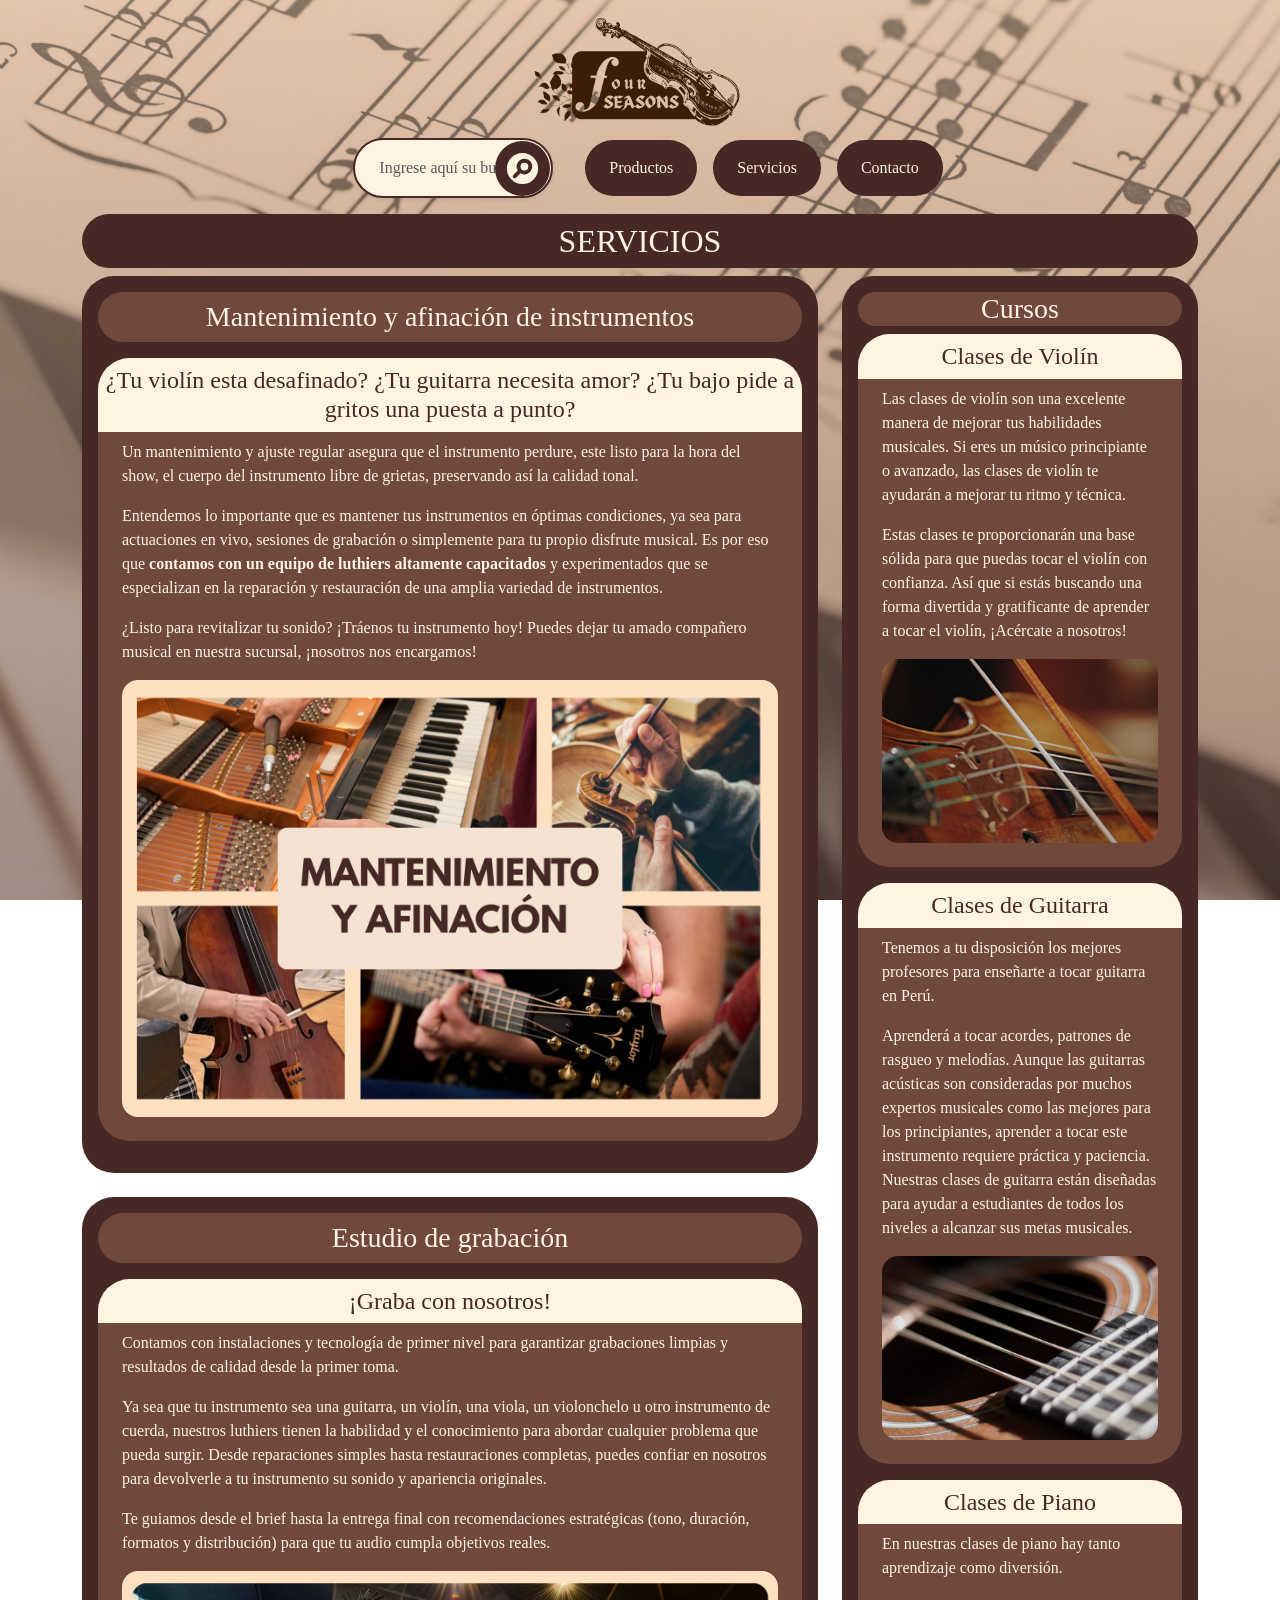
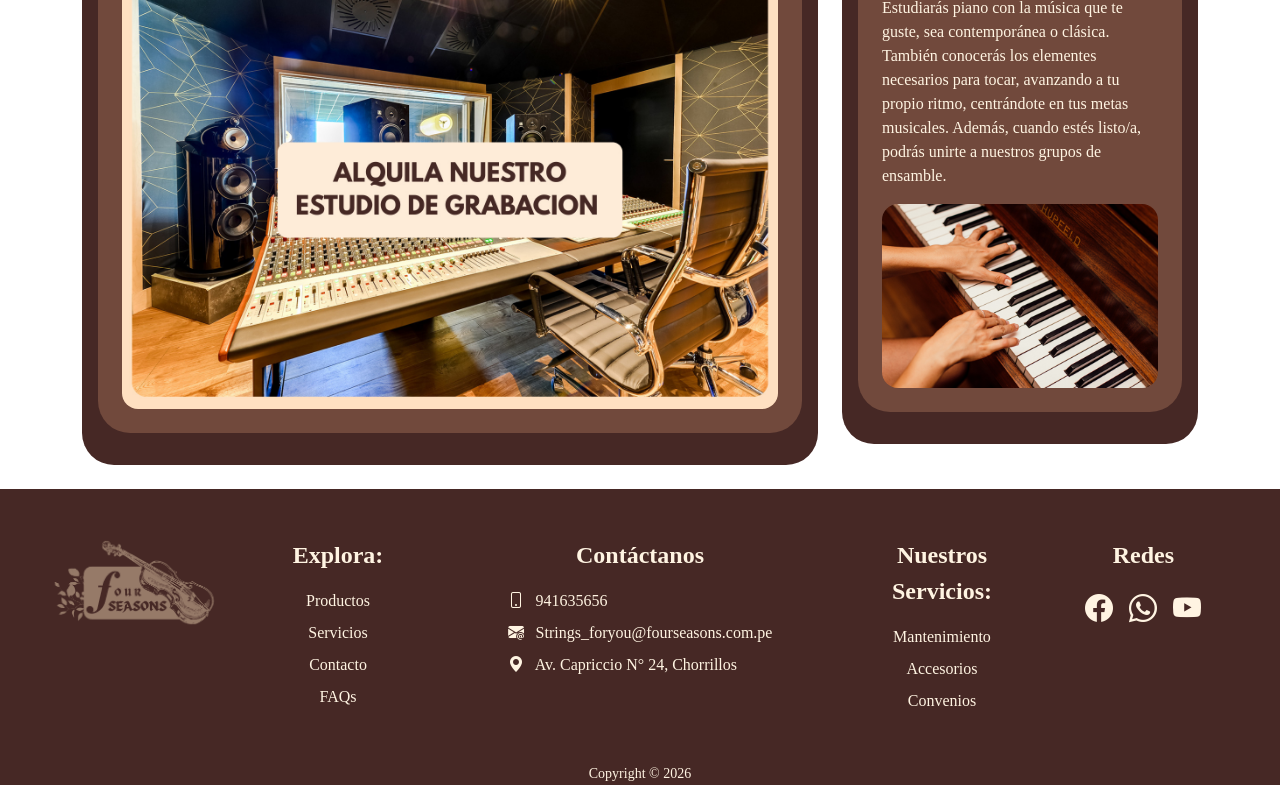
<file: servicios.html>
<!DOCTYPE html>
<html lang="es-PE">

<head>
  <meta charset="UTF-8">
  <meta name="viewport" content="width=device-width, initial-scale=1.0">
  <title>Four Seasons - Servicios</title>
  <link href="https://cdn.jsdelivr.net/npm/bootstrap@5.3.3/dist/css/bootstrap.min.css" rel="stylesheet">
  <link rel="stylesheet" href="https://cdn.jsdelivr.net/npm/bootstrap-icons@1.11.3/font/bootstrap-icons.min.css">
  <link rel="stylesheet" href="css/styles.css">
</head>

<body class="d-flex flex-column aqa-bgc-body">
<header>
    <nav class="navbar navbar-expand-lg navbar-light">
      <div class="container-fluid d-flex flex-column align-items-center">
        <a class="navbar-brand m-0" href="index.html">
          <img src="img/fourseasonsbrowntransparent.png" height="120" alt="Four Seasons" class="mx-auto">
        </a>
        <button class="navbar-toggler mb-3" type="button" data-bs-toggle="collapse" data-bs-target="#navbarcontent"
          aria-controls="navbarcontent" aria-expanded="false" aria-label="Toggle navigation">
          <span class="navbar-toggler-icon"></span>
        </button>
        <div class="collapse navbar-collapse" id="navbarcontent">
          <div class="d-flex flex-column flex-lg-row align-items-center justify-content-center w-100">
            <form method="get"
              class="d-flex align-items-center position-relative shadow-sm rounded-pill my-3 my-lg-0 mx-lg-4 aqa-search min-w-300">
              <label hidden for="buscador">Buscador</label>
              <input type="search" class="form-control bg-transparent rounded-pill px-4 py-3 text-center w-100"
                id="buscador" placeholder="Ingrese aquí su busqueda">
              <button class="btn position-absolute end-0 top-0" type="submit">
                <img class="aqa-btn-srch aqa-bgc p-2 end-0 top-0 rounded-5 position-absolute"
                  src="img/search-circle.svg" alt="search">
              </button>
            </form>
            <ul class="navbar-nav align-items-center">
              <li class="nav-item mx-2 mb-2 mb-lg-0">
                <a class="btn aqa-pill rounded-pill px-4 py-3"
                  href="productos.html">Productos</a></li>
              <li class="nav-item mx-2 mb-2 mb-lg-0">
                <a class="btn aqa-pill rounded-pill px-4 py-3" href="servicios.html">Servicios</a>
              </li>
              <li class="nav-item mx-2 mb-2 mb-lg-0">
                <a class="btn aqa-pill rounded-pill px-4 py-3" href="contacto.html">Contacto</a>
              </li>
            </ul>
          </div>
        </div>
      </div>
    </nav>
  </header>
  <main class="container my-2">
    <h1 class="aqa-bgc rounded-5 py-2 p-2 text-center fs-2">SERVICIOS</h1>
    <div class="row mt-1 gy-4">
      <aside class="col-lg-4 order-lg-2 mt-0 mb-4 mb-lg-0">
        <div class="aqa-bgc bg-main p-3 rounded-5">
          <h2 class="text-main text-center aqa-pill-3 rounded-pill fs-3">Cursos</h2>
          <section class="bg-section rounded-5 aqa-pill-3 mb-2">
            <h3 class="aqa-text-title text-main rounded-top-5 py-2 text-center mb-0 fs-4">Clases de Violín</h3>
            <div class="px-4 pt-2 pb-0">
              <p>Las clases de violín son una excelente manera de mejorar tus habilidades musicales. Si eres un músico
                principiante o avanzado, las clases de violín te ayudarán a mejorar tu ritmo y técnica.</p>
              <p>Estas clases te proporcionarán una base sólida para que puedas tocar el violín con confianza. Así que
                si estás buscando una forma divertida y gratificante de aprender a tocar el violín, ¡Acércate a
                nosotros!</p>
            </div>
            <figure class="p-4 pt-0">
              <img src="img/violin_lessons.jpg" alt="Clases de Violin" class="w-100 rounded-4">
            </figure>
          </section>
          <section class="bg-section rounded-5 aqa-pill-3 mb-2">
            <h4 class="aqa-text-title text-main rounded-top-5 py-2  text-center mb-0">Clases de Guitarra</h4>
            <div class="px-4 pt-2 pb-0">
              <p>Tenemos a tu disposición los mejores profesores para enseñarte a tocar guitarra en Perú.</p>
              <p>Aprenderá a tocar acordes, patrones de rasgueo y melodías. Aunque las guitarras acústicas son
                consideradas por muchos expertos musicales como las mejores para los principiantes, aprender a tocar
                este instrumento requiere práctica y paciencia. Nuestras clases de guitarra están diseñadas para ayudar
                a estudiantes de todos los niveles a alcanzar sus metas musicales.</p>
            </div>
            <figure class="p-4 pt-0">
              <img src="img/guitar_lesson.jpg" alt="Clases de guitarra" class="w-100 rounded-4">
            </figure>
          </section>
          <section class="bg-section rounded-5 aqa-pill-3 mb-2">
            <h4 class="aqa-text-title text-main rounded-top-5 py-2 text-center mb-0">Clases de Piano</h4>
            <div class="px-4 pt-2 pb-0">
              <p>En nuestras clases de piano hay tanto aprendizaje como diversión.</p>
              <p>Estudiarás piano con la música que te guste, sea contemporánea o clásica. También conocerás los
                elementes necesarios para tocar, avanzando a tu propio ritmo, centrándote en tus metas musicales.
                Además, cuando estés listo/a, podrás unirte a nuestros grupos de ensamble.</p>
            </div>
            <figure class="p-4 pt-0">
              <img src="img/piano_lesson.jpg" alt="Clases de piano" class="w-100 rounded-4">
            </figure>
          </section>
        </div>
      </aside>
      <div class="col-lg-8 order-lg-1 mt-0">
        <section class="aqa-bgc rounded-5 bg-main mb-4 p-3">
          <h3 class="bg-section text-center py-2 mb-3 aqa-pill-3 rounded-pill">Mantenimiento y afinación de
            instrumentos</h3>
          <article class="bg-section rounded-5 aqa-pill-3 mb-2">
            <h4 class="aqa-text-title text-main rounded-top-5 py-2 text-center mb-0">¿Tu violín esta desafinado? ¿Tu
              guitarra necesita amor? ¿Tu bajo pide a gritos una puesta a punto?</h4>
            <div class="px-4 pt-2 pb-0">
              <p>
                Un mantenimiento y ajuste regular asegura que el instrumento perdure, este listo para la hora del show,
                el cuerpo del instrumento libre de grietas, preservando así la calidad tonal.
              </p>
              <p>
                Entendemos lo importante que es mantener tus instrumentos en óptimas condiciones, ya sea para
                actuaciones en vivo, sesiones de grabación o simplemente para tu propio disfrute musical. Es por eso que
                <strong>contamos con un equipo de luthiers altamente capacitados</strong> y experimentados que se
                especializan en la reparación y restauración de una amplia variedad de instrumentos.
              </p>
              <p>
                ¿Listo para revitalizar tu sonido? ¡Tráenos tu instrumento hoy! Puedes dejar tu amado compañero musical
                en nuestra sucursal, ¡nosotros nos encargamos!
              </p>
            </div>
            <figure class="p-4 pt-0">
              <img class="rounded-4 w-100" src="img/mantenimiento_y_afinacion.jpg" alt="Mantenimiento">
            </figure>
          </article>
        </section>
        <section class=" rounded-5 aqa-bgc bg-main p-3 mb-3">
          <h3 class="bg-section text-center aqa-pill-3 py-2 mb-3 rounded-pill">Estudio de grabación</h3>
          <article class="bg-section rounded-5 aqa-pill-3 mb-2">
            <h4 class="aqa-text-title text-main rounded-top-5 py-2 text-center mb-0">¡Graba con nosotros!</h4>
            <div class="px-4 pt-2 pb-0">
              <p>
                Contamos con instalaciones y tecnología de primer nivel para garantizar grabaciones limpias y resultados
                de calidad desde la primer toma.
              </p>
              <p>
                Ya sea que tu instrumento sea una guitarra, un violín, una viola, un violonchelo u otro instrumento de
                cuerda, nuestros luthiers tienen la habilidad y el conocimiento para abordar cualquier problema que
                pueda surgir. Desde reparaciones simples hasta restauraciones completas, puedes confiar en nosotros para
                devolverle a tu instrumento su sonido y apariencia originales.
              </p>
              <p>
                Te guiamos desde el brief hasta la entrega final con recomendaciones estratégicas (tono, duración,
                formatos y distribución) para que tu audio cumpla objetivos reales.
              </p>
            </div>
            <figure class="p-4 pt-0">
              <img class="rounded-4 w-100" src="img/estudio_de_grabacion.jpg" alt="Mantenimiento">
            </figure>
          </article>
        </section>
      </div>
    </div>
  </main>
  <footer class="container-fluid aqa-bgc p-5 pb-0 m-0">
    <div class="row justify-content-center g-4">
      <div class="col-10 col-md-2 mb-3 text-center">
        <a href="index.html">
          <img class="img-fluid aqa-title-term" src="img/fourseasonsbrowntransparent.png" height="100" alt="Four Seasons">
        </a>
      </div>
      <div class="col-12 col-md-2 mb-3 text-center">
        <p class="fs-4 fw-bold">Explora:</p>
        <ul class="nav flex-column">
          <li class="nav-item mb-2"><a href="productos.html" class="text-reset text-decoration-none">Productos</a></li>
          <li class="nav-item mb-2"><a href="servicios.html" class="text-reset text-decoration-none">Servicios</a></li>
          <li class="nav-item mb-2"><a href="contacto.html" class="text-reset text-decoration-none">Contacto</a></li>
          <li class="nav-item mb-2"><a href="#" class="text-reset text-decoration-none">FAQs</a></li>
        </ul>
      </div>
      <div class="col-12 col-md-4 mb-3 text-center">
        <p class="fs-4 fw-bold">Contáctanos</p>
        <div class="d-inline-block text-start">
          <p class="mb-2"><i class="bi bi-phone me-2"></i> 941635656</p>
          <p class="mb-2"><i class="bi bi-envelope-at-fill me-2"></i> <span class="text-break">Strings_foryou@fourseasons.com.pe</span></p>
          <p class="mb-2"><i class="bi bi-geo-alt-fill me-2"></i> Av. Capriccio N° 24, Chorrillos</p>
        </div>
      </div>
      <div class="col-12 col-md-2 mb-3 text-center">
        <p class="fs-4 fw-bold">Nuestros Servicios:</p>
        <ul class="nav flex-column">
          <li class="nav-item mb-2">Mantenimiento</li>
          <li class="nav-item mb-2">Accesorios</li>
          <li class="nav-item mb-2">Convenios</li>
        </ul>
      </div>
      <div class="col-12 col-md-2 mb-3 text-center">
        <p class="fs-4 fw-bold">Redes</p>
        <div class="d-flex justify-content-center gap-3 fs-3">
          <a href="#" class="aqa-col-1"><i class="bi bi-facebook"></i></a>
          <a href="#" class="aqa-col-1"><i class="bi bi-whatsapp"></i></a>
          <a href="#" class="aqa-col-1"><i class="bi bi-youtube"></i></a>
        </div>
      </div>
    </div>
    <div class="text-center">
      <br>
      <small>Copyright © 2026</small>
    </div>
  </footer>
  <script src="https://cdn.jsdelivr.net/npm/bootstrap@5.3.3/dist/js/bootstrap.bundle.min.js"></script>
</body>

</html>
</file>
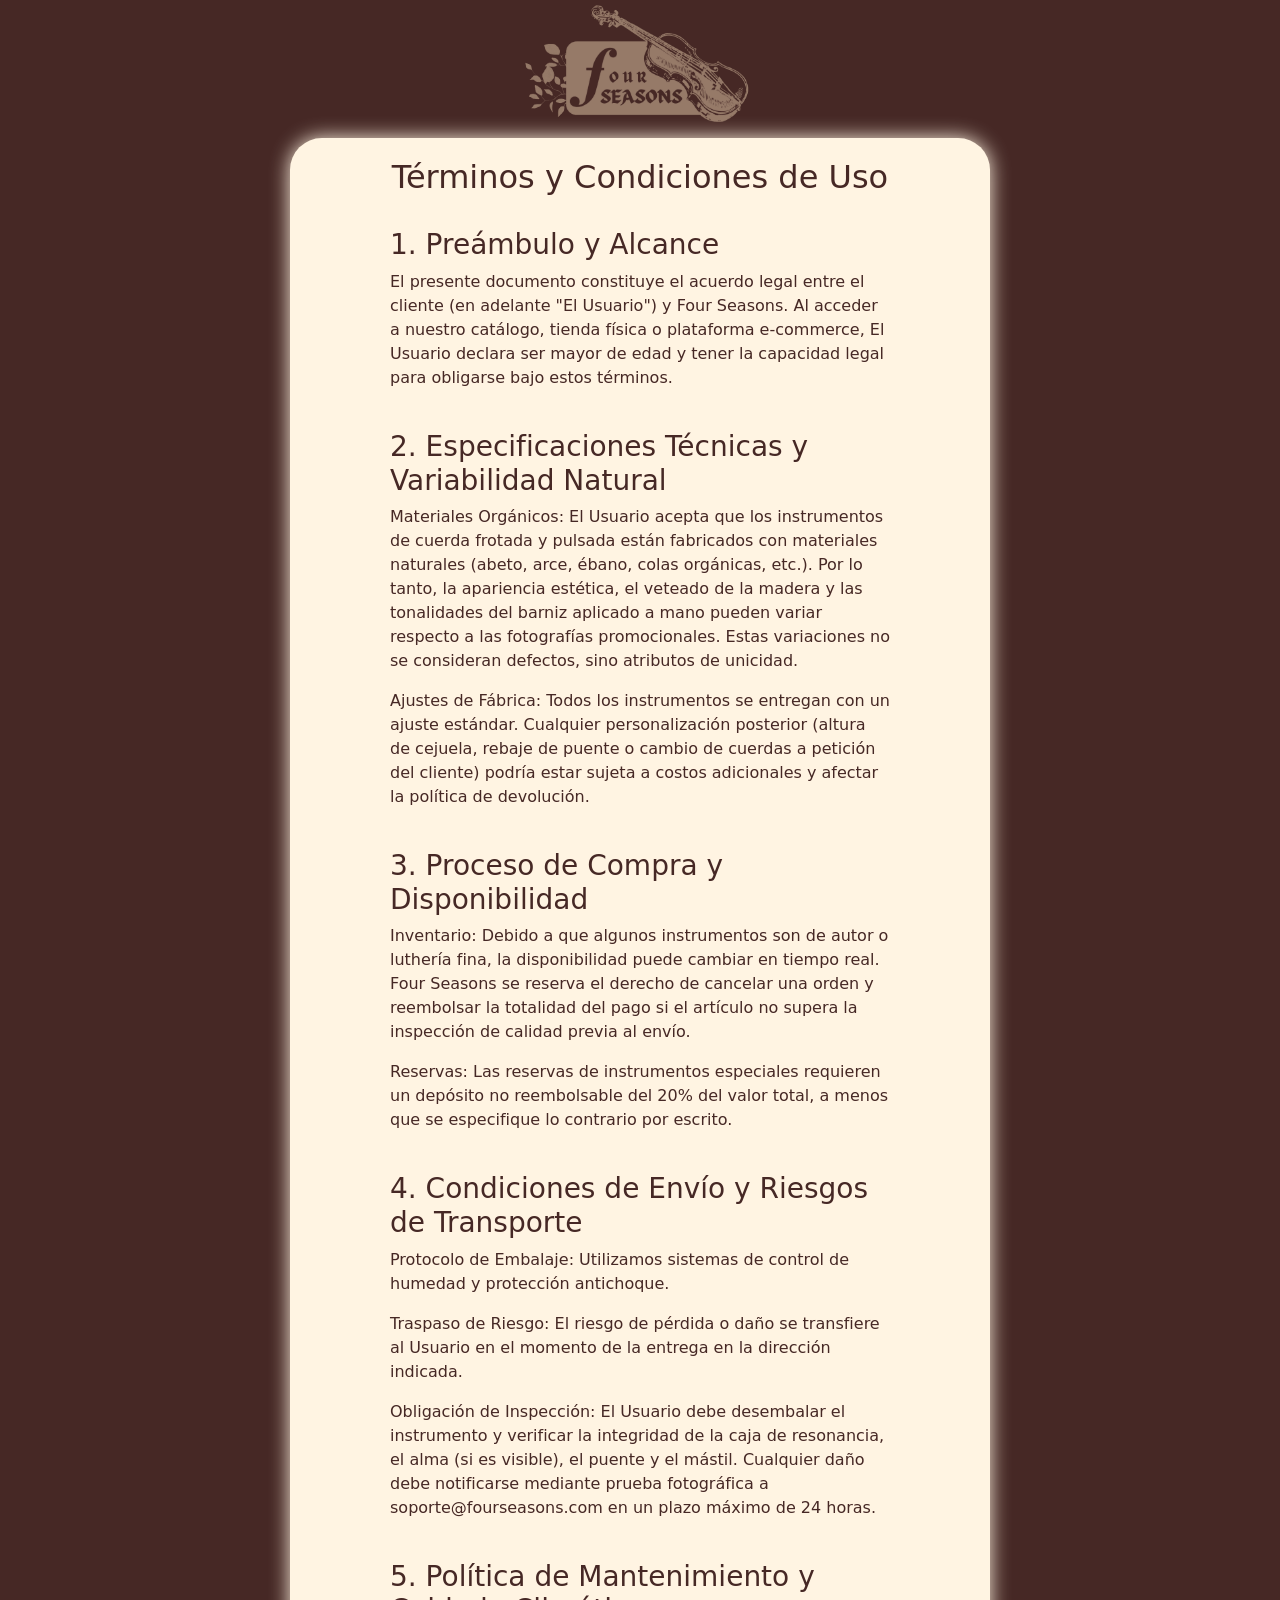
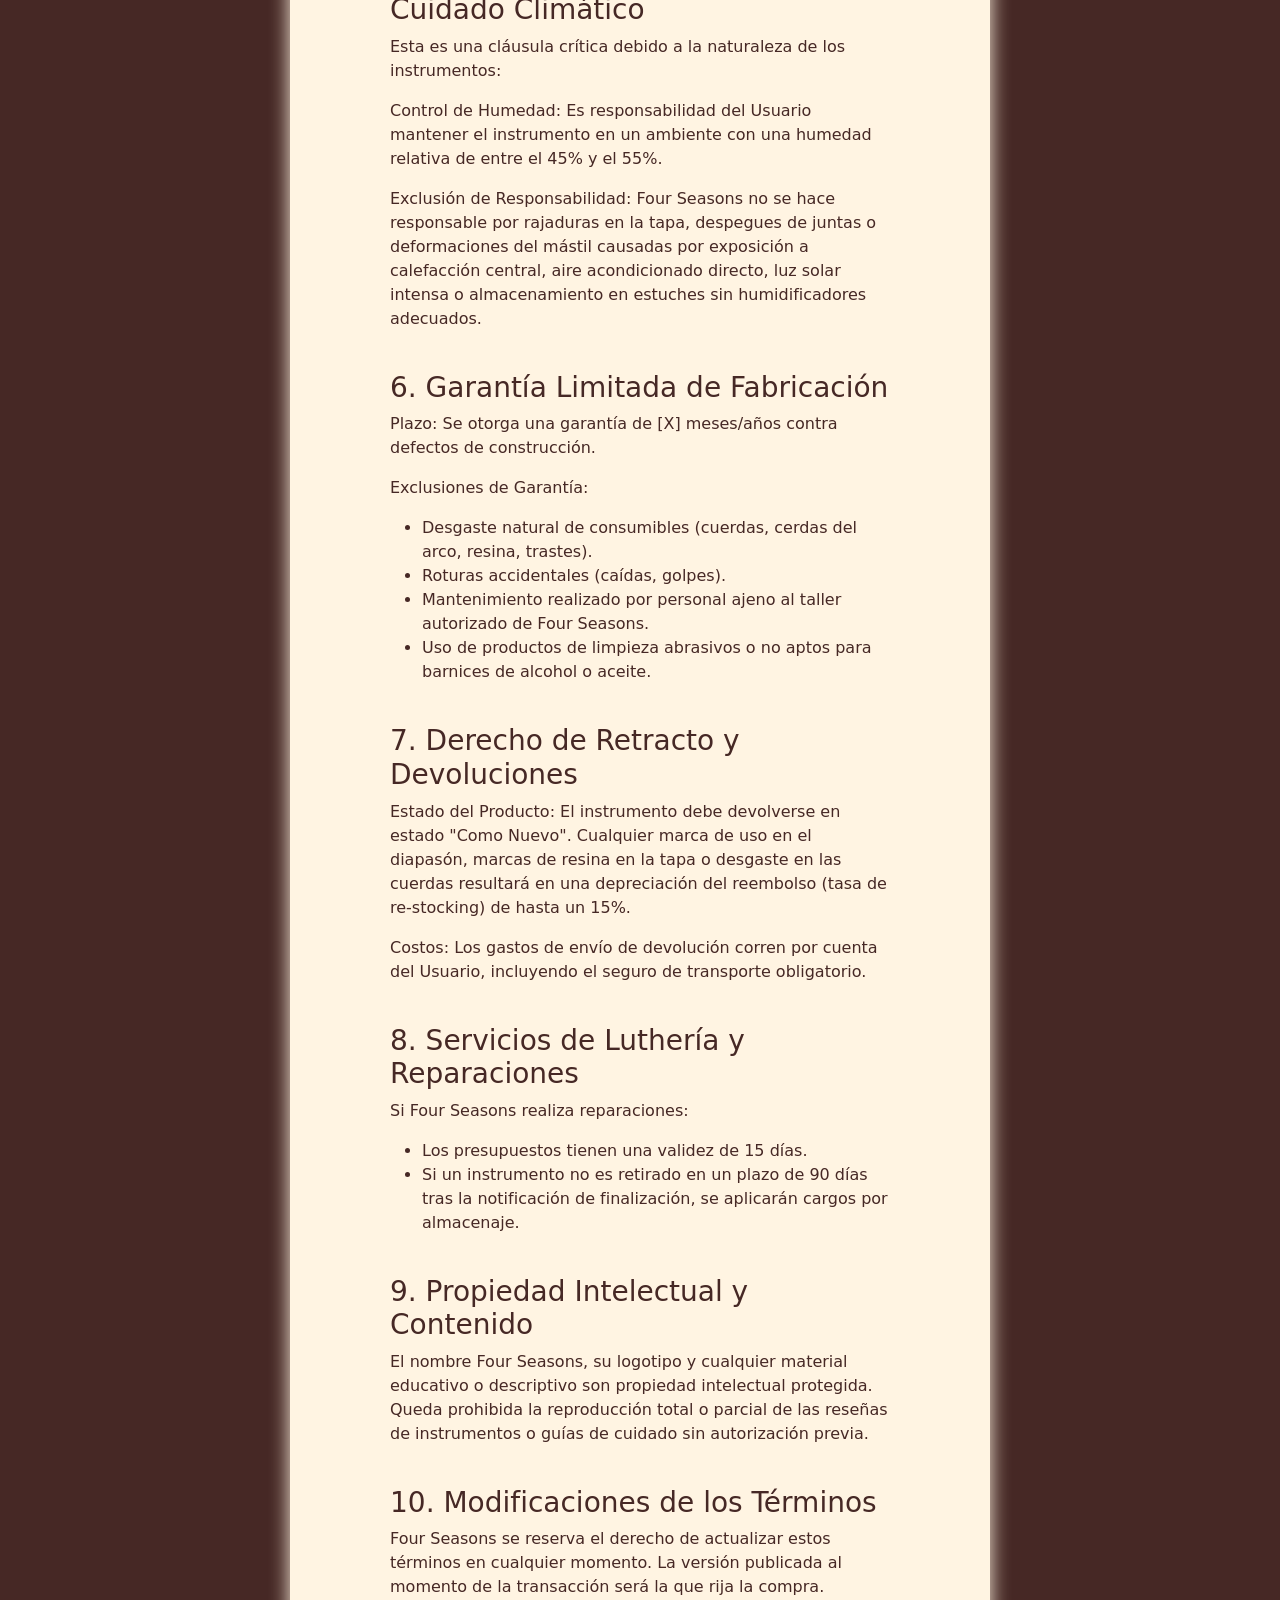
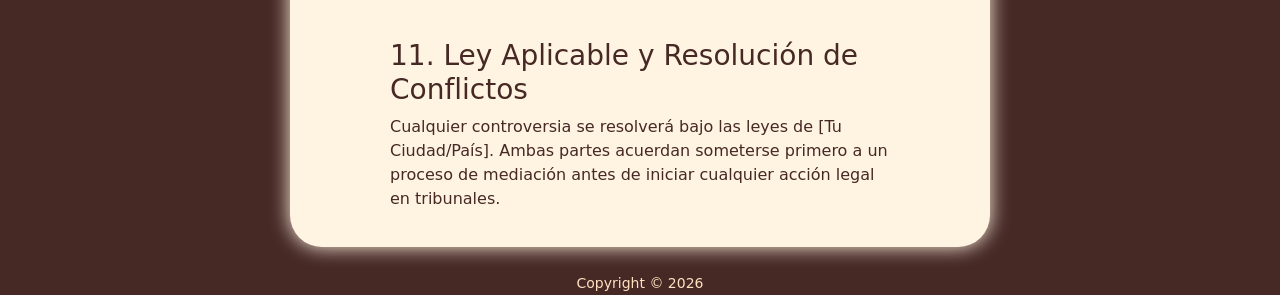
<file: terminos_y_condiciones.html>
<!DOCTYPE html>
<html lang="es-PE">

<head>
  <meta charset="UTF-8">
  <meta name="viewport" content="width=device-width, initial-scale=1.0">
  <title>Four Seasons - Terminos y condiciones</title>
  <link href="https://cdn.jsdelivr.net/npm/bootstrap@5.3.3/dist/css/bootstrap.min.css" rel="stylesheet">
  <link rel="stylesheet" href="css/styles.css">
</head>

<body class="aqa-bg-term m-0 align-items-center d-flex">
  <header>
    <h1>
      <a href="index.html">
        <img class="aqa-title-term" src="img/fourseasonsbrowntransparent.png" height="130" alt="Four Seasons">
      </a>
    </h1>
  </header>
  <main class="rounded-5">
    <h2 class="text-center">Términos y Condiciones de Uso</h2>
    <br>
    <section>
      <h3>1. Preámbulo y Alcance</h3>
      <p>El presente documento constituye el acuerdo legal entre el cliente (en adelante "El Usuario") y Four Seasons.
        Al acceder a nuestro catálogo, tienda física o plataforma e-commerce, El Usuario declara ser mayor de edad y
        tener la capacidad legal para obligarse bajo estos términos.</p>
    </section>
    <br>
    <section>
      <h3>2. Especificaciones Técnicas y Variabilidad Natural</h3>
      <p>Materiales Orgánicos: El Usuario acepta que los instrumentos de cuerda frotada y pulsada están fabricados con
        materiales naturales (abeto, arce, ébano, colas orgánicas, etc.). Por lo tanto, la apariencia estética, el
        veteado de la madera y las tonalidades del barniz aplicado a mano pueden variar respecto a las fotografías
        promocionales. Estas variaciones no se consideran defectos, sino atributos de unicidad.</p>
      <p>Ajustes de Fábrica: Todos los instrumentos se entregan con un ajuste estándar. Cualquier personalización
        posterior (altura de cejuela, rebaje de puente o cambio de cuerdas a petición del cliente) podría estar sujeta a
        costos adicionales y afectar la política de devolución.</p>
    </section>
    <br>
    <section>
      <h3>3. Proceso de Compra y Disponibilidad</h3>
      <p>Inventario: Debido a que algunos instrumentos son de autor o luthería fina, la disponibilidad puede cambiar en
        tiempo real. Four Seasons se reserva el derecho de cancelar una orden y reembolsar la totalidad del pago si el
        artículo no supera la inspección de calidad previa al envío.</p>
      <p>Reservas: Las reservas de instrumentos especiales requieren un depósito no reembolsable del 20% del valor
        total, a menos que se especifique lo contrario por escrito.</p>
    </section>
    <br>
    <section>
      <h3> 4. Condiciones de Envío y Riesgos de Transporte</h3>
      <p>Protocolo de Embalaje: Utilizamos sistemas de control de humedad y protección antichoque.</p>
      <p>Traspaso de Riesgo: El riesgo de pérdida o daño se transfiere al Usuario en el momento de la entrega en la
        dirección indicada.</p>
      <p>Obligación de Inspección: El Usuario debe desembalar el instrumento y verificar la integridad de la caja de
        resonancia, el alma (si es visible), el puente y el mástil. Cualquier daño debe notificarse mediante prueba
        fotográfica a soporte@fourseasons.com en un plazo máximo de 24 horas.</p>
    </section>
    <br>
    <section>
      <h3>5. Política de Mantenimiento y Cuidado Climático</h3>
      <p>Esta es una cláusula crítica debido a la naturaleza de los instrumentos:</p>
      <p>Control de Humedad: Es responsabilidad del Usuario mantener el instrumento en un ambiente con una humedad
        relativa de entre el 45% y el 55%.</p>
      <p>Exclusión de Responsabilidad: Four Seasons no se hace responsable por rajaduras en la tapa, despegues de juntas
        o deformaciones del mástil causadas por exposición a calefacción central, aire acondicionado directo, luz solar
        intensa o almacenamiento en estuches sin humidificadores adecuados.</p>
    </section>
    <br>
    <section>
      <h3>6. Garantía Limitada de Fabricación</h3>
      <p>Plazo: Se otorga una garantía de [X] meses/años contra defectos de construcción.</p>
      <p>Exclusiones de Garantía:</p>
      <ul>
        <li>Desgaste natural de consumibles (cuerdas, cerdas del arco, resina, trastes).</li>
        <li>Roturas accidentales (caídas, golpes).</li>
        <li>Mantenimiento realizado por personal ajeno al taller autorizado de Four Seasons.</li>
        <li>Uso de productos de limpieza abrasivos o no aptos para barnices de alcohol o aceite.</li>
      </ul>
    </section>
    <br>
    <section>
      <h3>7. Derecho de Retracto y Devoluciones</h3>
      <p>Estado del Producto: El instrumento debe devolverse en estado "Como Nuevo". Cualquier marca de uso en el
        diapasón, marcas de resina en la tapa o desgaste en las cuerdas resultará en una depreciación del reembolso
        (tasa de re-stocking) de hasta un 15%.</p>
      <p>Costos: Los gastos de envío de devolución corren por cuenta del Usuario, incluyendo el seguro de transporte
        obligatorio.</p>
    </section>
    <br>
    <section>
      <h3>8. Servicios de Luthería y Reparaciones</h3>
      <p> Si Four Seasons realiza reparaciones:</p>
      <ul>
        <li>Los presupuestos tienen una validez de 15 días.</li>
        <li>Si un instrumento no es retirado en un plazo de 90 días tras la notificación de finalización, se aplicarán
          cargos por almacenaje.</li>
      </ul>
    </section>
    <br>
    <section>
      <h3>9. Propiedad Intelectual y Contenido</h3>
      <p>El nombre Four Seasons, su logotipo y cualquier material educativo o descriptivo son propiedad intelectual
        protegida. Queda prohibida la reproducción total o parcial de las reseñas de instrumentos o guías de cuidado sin
        autorización previa.</p>
    </section>
    <br>
    <section>
      <h3>10. Modificaciones de los Términos</h3>
      <p>Four Seasons se reserva el derecho de actualizar estos términos en cualquier momento. La versión publicada al
        momento de la transacción será la que rija la compra.</p>
    </section>
    <br>
    <section>
      <h3>11. Ley Aplicable y Resolución de Conflictos</h3>
      <p>Cualquier controversia se resolverá bajo las leyes de [Tu Ciudad/País]. Ambas partes acuerdan someterse primero
        a un proceso de mediación antes de iniciar cualquier acción legal en tribunales.</p>
    </section>
  </main>
  <footer>
    <br>
    <small>Copyright © 2026</small>
  </footer>
</body>

</html>
</file>
<file: css/styles.css>
.aqa-bgc-body {
  background-image: url('../img/notes_2.jpg');
  background-attachment: fixed;
  background-size: cover;
  background-position: center;
  font-family: Cambria, Cochin, Georgia, Times, 'Times New Roman', serif;
  min-height: 100vh;
}

.aqa-bgc {
  background-color: #462825;
  color: #FFF4E2;
}

.aqa-b-color {
  color: #462825;
}

.aqa-search {
  position: relative;
  background-color: #FFF4E2;
  border: 2px solid #462825;
  width: 200px;
  transition: width 0.4s ease;
  margin-left: auto;
  margin-right: auto;
  overflow: hidden;
}

.aqa-search:focus-within {
  width: 450px;
}

.aqa-search .form-control {
  text-align: center;
  border: none;
  box-shadow: none;
  background-color: transparent;
}

.aqa-search input {
  padding-right: 55px;
}

.custom-input:focus::placeholder {
  opacity: 1;
}

.placeholder-corto {
  position: absolute;
  left: 50%;
  top: 50%;
  transform: translate(-50%, -50%);
  pointer-events: none;
  color: #462825;
  opacity: 0.6;
  transition: opacity 0.3s ease;
}

.aqa-search:focus-within .placeholder-corto {
  opacity: 0;
}

.aqa-btn-srch {
  width: 55px;
  height: auto;
  min-width: 95%;
  display: block
}

.aqa-pill {
  background-color: #462825;
  color: #FFF4E2;
  border: none;
  opacity: 1;
}

.aqa-pill:active,
.aqa-pill:focus,
.aqa-pill:hover,
.btn.aqa-pill:active:focus {
  background-color: #71493c;
  color: #FFF4E2;
  opacity: 1;
  box-shadow: none;
  outline: none
}

.aqa-pill-2 {
  background-color: #FFF4E2;
  color: #71493c
}

.aqa-pill-3 {
  background-color: #71493c;
  color: #FFF4E2;
}

.aqa-cont-main {
  background-color: #fff4e27f;
}

.aqa-form {
  background-color: #FFF4E2;
  width: 90%;
  max-width: 500px;
  margin-left: auto;
  margin-right: auto;
}

.aqa-form>h2 {
  font-size: 25px
}

.form-control:focus {
  border-color: #8d6e4e;
  box-shadow: none;
}

.aqa-form-input {
  color: #462825;
  padding: 12px 0px 12px 55px;
  border: 2px solid #462825;
}

.aqa-form-texta {
  height: 100px;
  resize: none;
  border: 2px solid #462825
}

.aqa-input-icon {
  top: 2px;
  left: 2px;
  background-color: #D3AB80;
  width: 48px;
}

.aqa-text-title {
  color: #462825;
  background-color: #FFF4E2;
}

.aqa-card-custom>h4 {
  background-color: #ffe1c1;
}

.aqa-card-custom {
  background-color: #462825;
  color: #FFF4E2;
  height: 100%;
  display: flex;
  flex-direction: column;
}

.aqa-img-prod {
  height: 450px;
  object-fit: contain
}

.aqa-bg-term {
  flex-direction: column;
  background-color: #462825;
  width: 100%;
  box-shadow: 0 0 20px #FFF4E2;
}

.aqa-title-term {
  filter: sepia(100%) saturate(100%) brightness(300%) hue-rotate(340deg)
}

.aqa-bg-term>main {
  background-color: #FFF4E2;
  color: #462825;
  padding: 20px 100px 20px 100px;
  width: 700px;
  box-shadow: 0 0 20px #FFF4E2
}

.aqa-bg-term>footer {
  color: #ffe1c1;
}

.aqa-col-1 {
  color: #FFF4E2
}

@media (min-width: 992px) {
  .aqa-search {
    width: 200px;
  }
}
</file>
